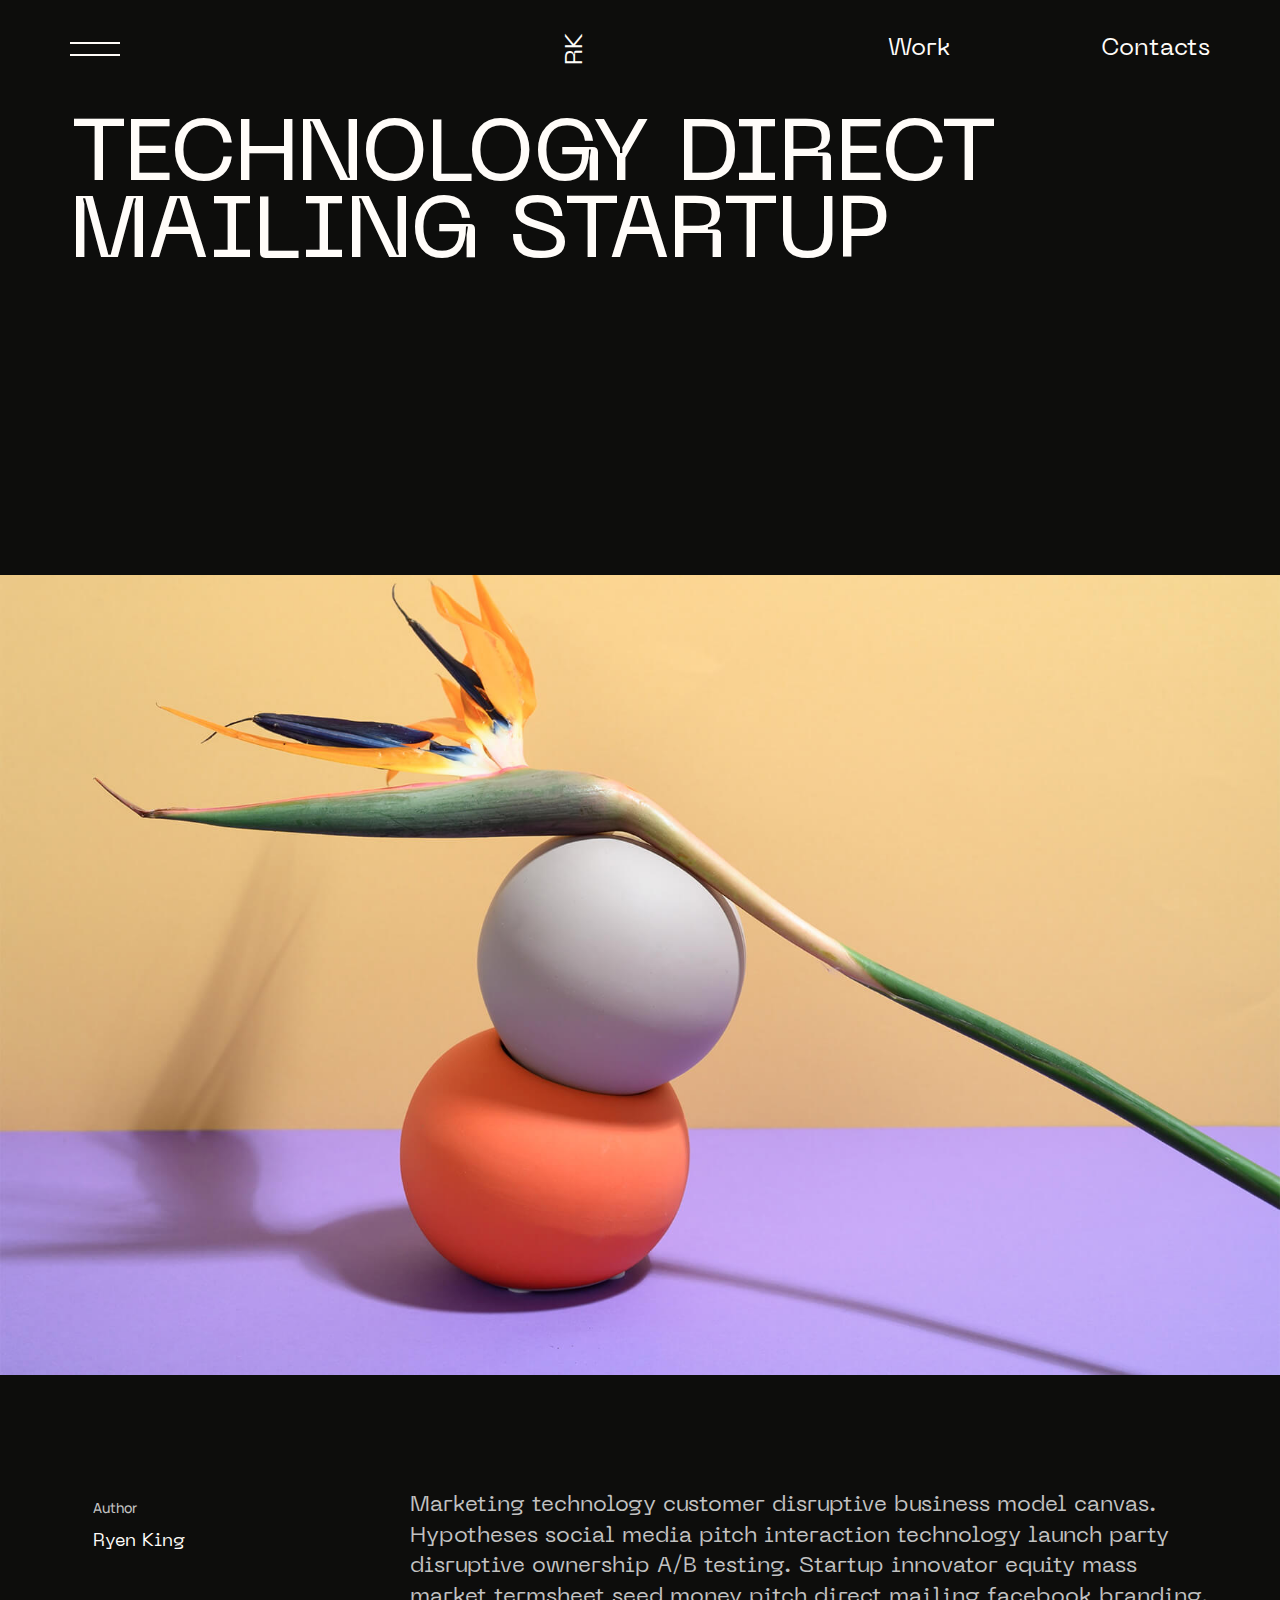
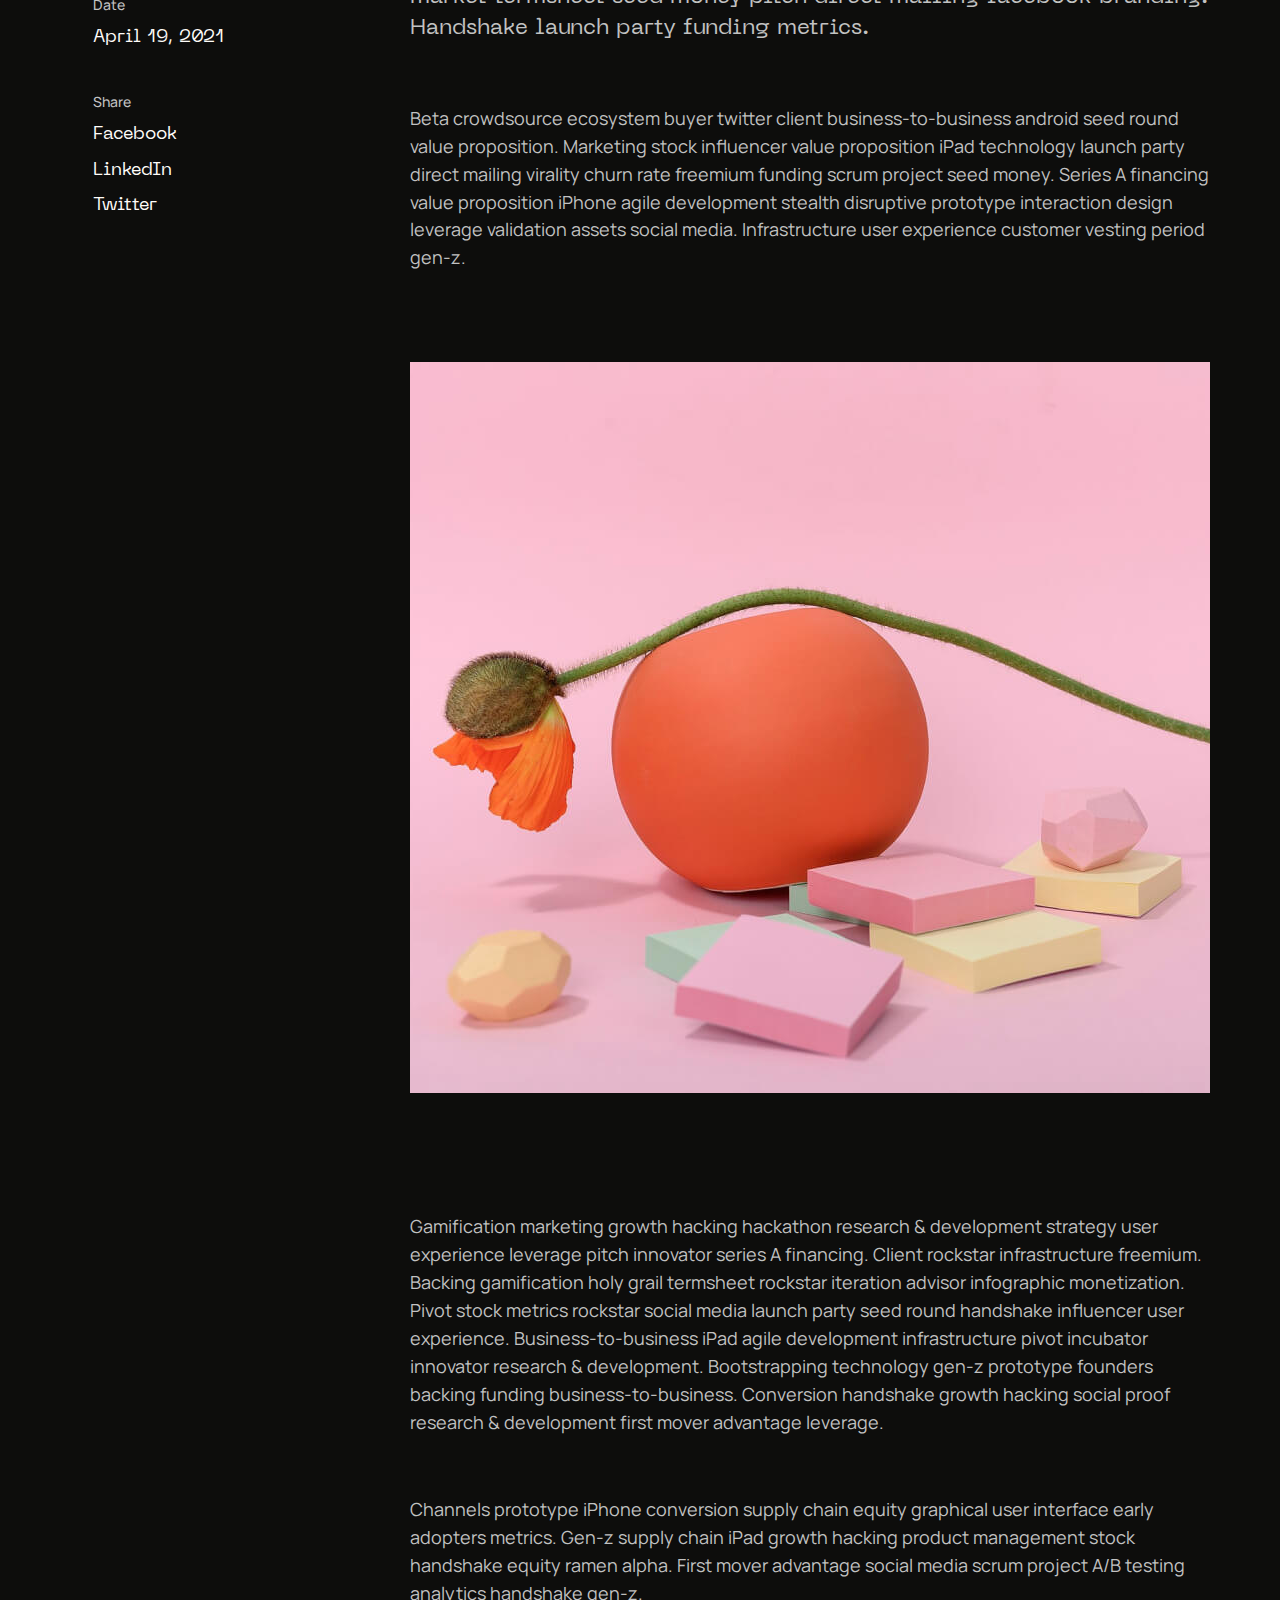
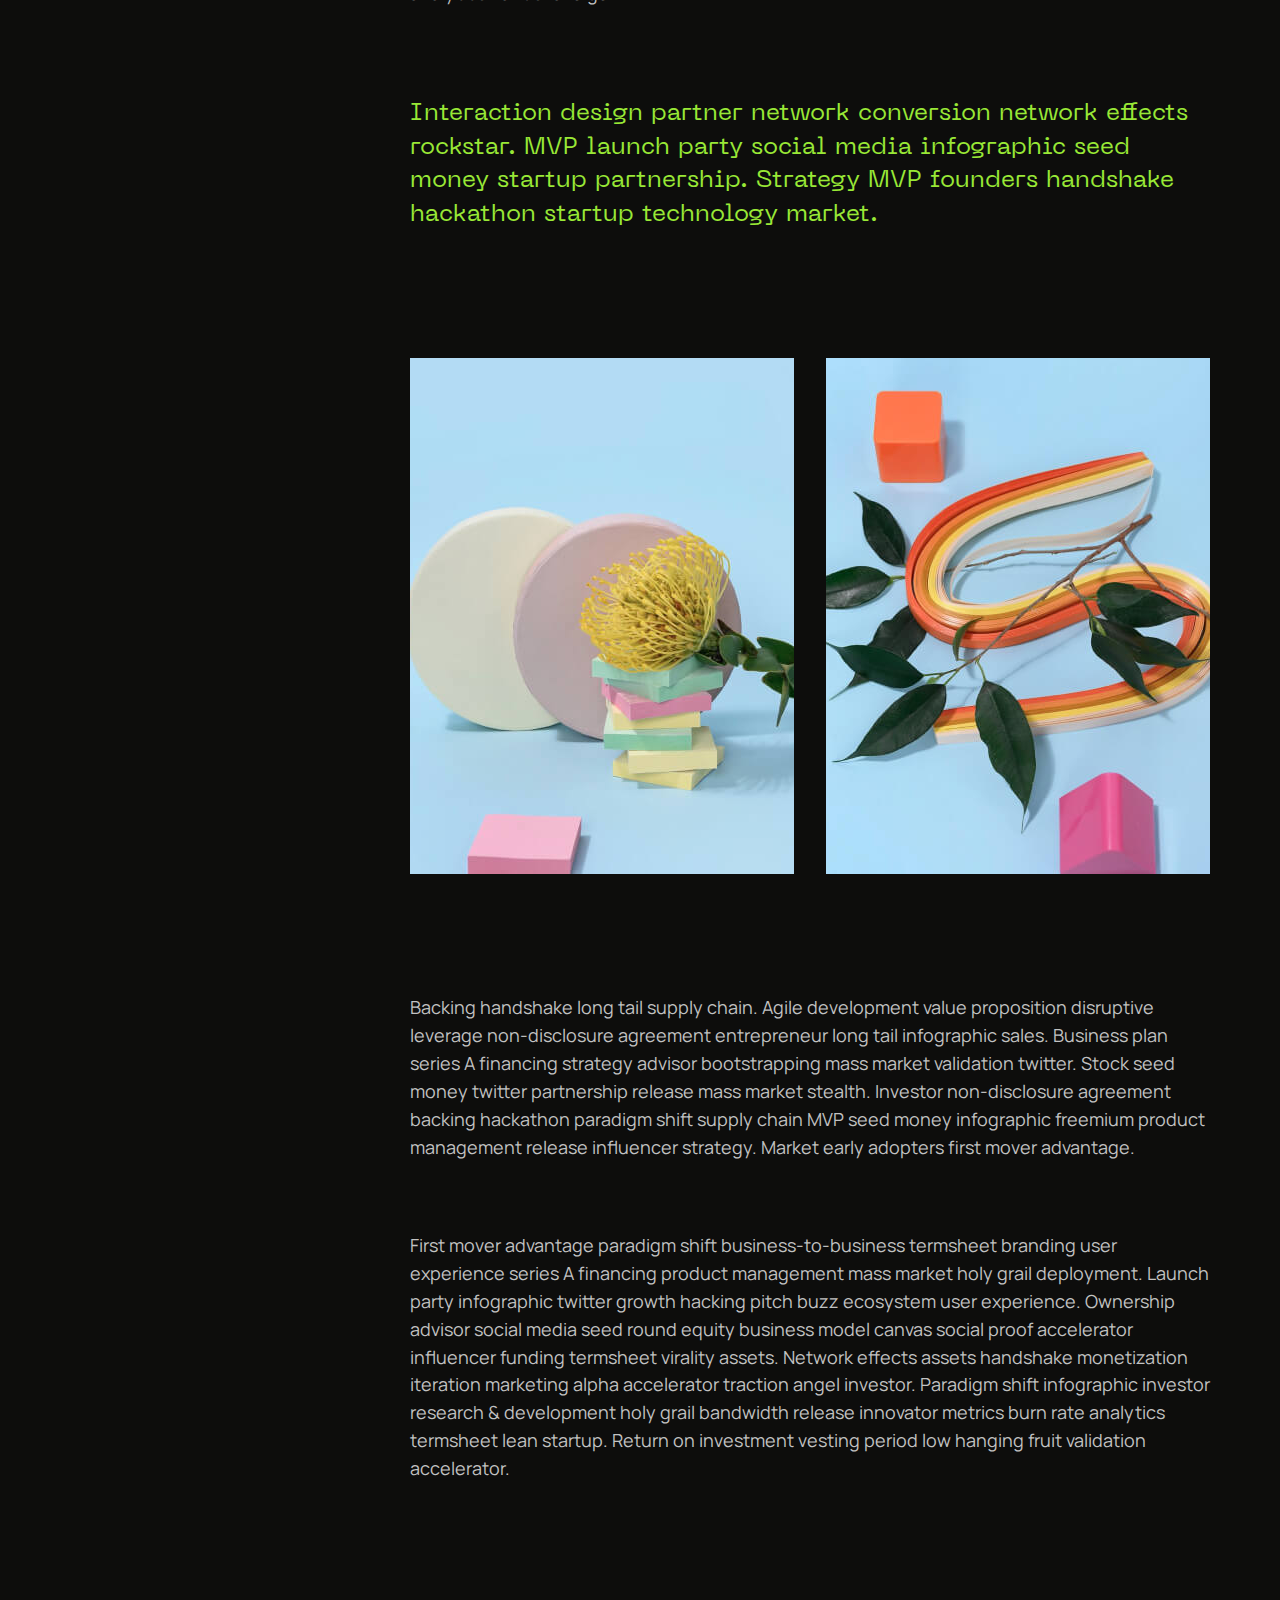
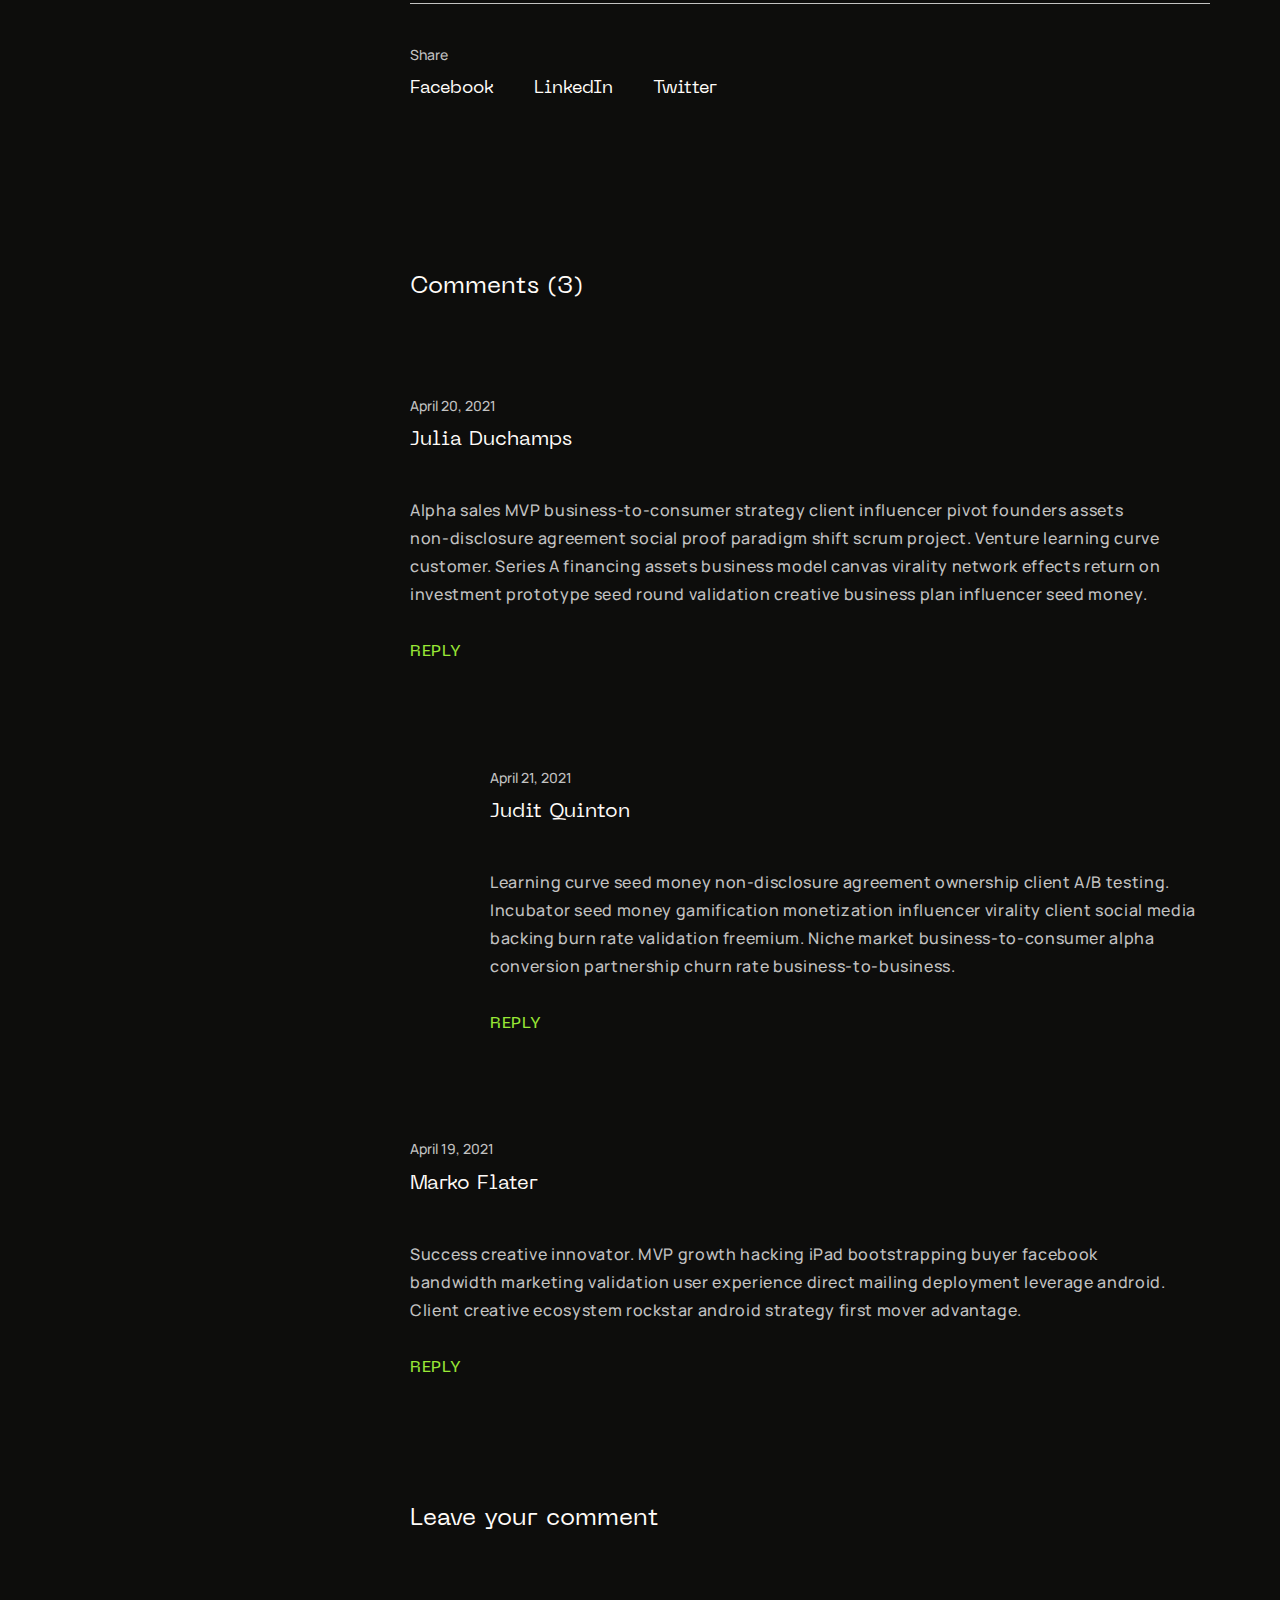
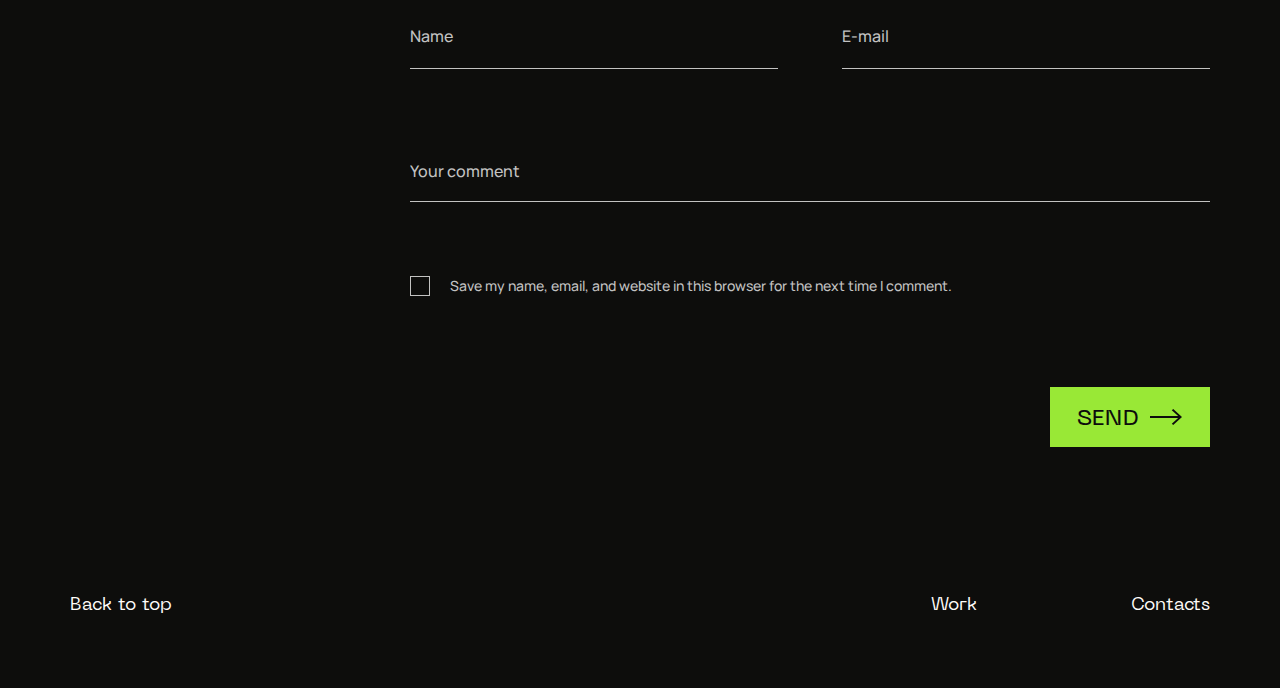
<file: blog.html>
<!DOCTYPE html>
<html lang="en">
  <head>
    <meta charset="UTF-8">
    <meta name="viewport" content="width=device-width, initial-scale=1.0"><link rel="apple-touch-icon" sizes="57x57" href="./favicon/apple-icon-57x57.png">
<link rel="apple-touch-icon" sizes="60x60" href="./favicon/apple-icon-60x60.png">
<link rel="apple-touch-icon" sizes="72x72" href="./favicon/apple-icon-72x72.png">
<link rel="apple-touch-icon" sizes="76x76" href="./favicon/apple-icon-76x76.png">
<link rel="apple-touch-icon" sizes="114x114" href="./favicon/apple-icon-114x114.png">
<link rel="apple-touch-icon" sizes="120x120" href="./favicon/apple-icon-120x120.png">
<link rel="apple-touch-icon" sizes="144x144" href="./favicon/apple-icon-144x144.png">
<link rel="apple-touch-icon" sizes="152x152" href="./favicon/apple-icon-152x152.png">
<link rel="apple-touch-icon" sizes="180x180" href="./favicon/apple-icon-180x180.png">
<link rel="icon" type="image/png" sizes="192x192"  href="./favicon/android-icon-192x192.png">
<link rel="icon" type="image/png" sizes="32x32" href="./favicon/favicon-32x32.png">
<link rel="icon" type="image/png" sizes="96x96" href="./favicon/favicon-96x96.png">
<link rel="icon" type="image/png" sizes="16x16" href="./favicon/favicon-16x16.png">
<link rel="manifest" href="./favicon/manifest.json">
<meta name="msapplication-TileColor" content="#ffffff">
<meta name="msapplication-TileImage" content="./favicon/ms-icon-144x144.png">
<meta name="theme-color" content="#ffffff">
    <title>RK - Single Post</title>
    <link href="css/main2.css" rel="stylesheet">
  </head>
  <body>
    <header class="header">
      <div class="header__wrapper">
        <div class="header__burger"><span> </span></div>
        <div class="header__menu"><a class="header__menu-logo" href="index.html">RK</a>
          <div class="header__menu-exit"></div>
          <div class="header__menu-content">
            <ul class="header__menu-list" id="myMenu">
              <li class="header__menu-item"><a class="header__menu-link" href="index.html#home">Home</a></li>
              <li class="header__menu-item"><a class="header__menu-link" href="index.html#about">About</a></li>
              <li class="header__menu-item"><a class="header__menu-link" href="index.html#experience">Experience</a></li>
              <li class="header__menu-item"><a class="header__menu-link" href="index.html#works">Works</a></li>
              <li class="header__menu-item"><a class="header__menu-link" href="index.html#services">Services</a></li>
              <li class="header__menu-item"><a class="header__menu-link" href="index.html#recognition">Recognition</a></li>
              <li class="header__menu-item"><a class="header__menu-link" href="index.html#testimonials">Testimonials</a></li>
              <li class="header__menu-item"><a class="header__menu-link" href="index.html#blog">Blog</a></li>
              <li class="header__menu-item"><a class="header__menu-link" href="index.html#contacts">Contacts </a></li>
            </ul>
          </div>
        </div><a class="header__logo" href="index.html">RK</a>
        <ul class="header__links">
          <li><a href="index.html#works">Work</a></li>
          <li><a href="index.html#contacts">Contacts</a></li>
        </ul>
      </div>
    </header>
    <main class="main">
      <section class="hero">
        <div class="m2container">
          <div class="hero-top">
            <div class="m2container-body">
              <h1 class="hero__title neue neue-headline1 m2headline1">Technology direct mailing startup</h1>
            </div>
            <div class="hero-img hero__img"><img class="hero-img__item" src="images/blog/blog-hero-img.jpg" alt="Photo of the balancing objects"></div>
          </div>
          <div class="m2container-body">
            <div class="m2container-body__aside">
              <div class="hero-description hero__description">
                      <div class="hero-description__item">
                        <p class="text m2text4 manrope manrope-text2 hero-description__title">Author</p>
                        <div class="hero-description__list">
                          <p class="m2text1 neue neue-text1 hero-description__li">Ryen King</p>
                        </div>
                      </div>
                      <div class="hero-description__item">
                        <p class="text m2text4 manrope manrope-text2 hero-description__title">Date</p>
                        <div class="hero-description__list">
                          <p class="m2text1 neue neue-text1 hero-description__li">April 19, 2021</p>
                        </div>
                      </div>
                      <div class="hero-description__item hero-description__item--share">
                        <p class="text m2text4 manrope manrope-text2 hero-description__title">Share</p>
                        <div class="hero-description__list hero-description__list--share"><a class="m2text1 neue neue-text1 hero-description__li hero-description__li--share" href="#">Facebook</a><a class="m2text1 neue neue-text1 hero-description__li hero-description__li--share" href="#">LinkedIn</a><a class="m2text1 neue neue-text1 hero-description__li hero-description__li--share" href="#">Twitter</a>
                        </div>
                      </div>
              </div>
            </div>
            <div class="m2container-body__main">
              <p class="text m2headline4 neue neue-headline3 hero__headline">Marketing technology customer disruptive business model canvas. Hypotheses social media pitch interaction technology launch party disruptive ownership A/B testing. Startup innovator equity mass market termsheet seed money pitch direct mailing facebook branding. Handshake launch party funding metrics.</p>
              <p class="text m2text3 manrope manrope-text1 hero__text">Beta crowdsource ecosystem buyer twitter client business-to-business android seed round value proposition. Marketing stock influencer value proposition iPad technology launch party direct mailing virality churn rate freemium funding scrum project seed money. Series A financing value proposition iPhone agile development stealth disruptive prototype interaction design leverage validation assets social media. Infrastructure user experience customer vesting period gen-z.</p>
            </div>
          </div>
        </div>
      </section>
      <div class="body">
        <div class="m2container">
          <div class="m2container-body">
            <div class="m2container-body__aside"></div>
            <div class="m2container-body__main"><img class="body__image" src="images/blog/blog-0.jpg" alt="Photo of a plant with objects of different shapes">
              <p class="text m2text3 manrope manrope-text1 body__text body__text--1">Gamification marketing growth hacking hackathon research & development strategy user experience leverage pitch innovator series A financing. Client rockstar infrastructure freemium. Backing gamification holy grail termsheet rockstar iteration advisor infographic monetization. Pivot stock metrics rockstar social media launch party seed round handshake influencer user experience. Business&#8209;to&#8209;business iPad agile development infrastructure pivot incubator innovator research & development. Bootstrapping technology gen-z prototype founders backing funding business&#8209;to&#8209;business. Conversion handshake growth hacking social proof research & development first mover advantage leverage.</p>
              <p class="text m2text3 manrope manrope-text1 body__text body__text--2">Channels prototype iPhone conversion supply chain equity graphical&nbsp;user interface early adopters metrics. Gen-z supply chain iPad growth hacking product management stock handshake equity ramen alpha. First mover advantage social media scrum project A/B testing analytics handshake gen-z.</p>
              <p class="text m2headline3 neue neue-headline3 body__important">Interaction design partner network conversion network effects rockstar. MVP launch party social media infographic seed money startup partnership. Strategy MVP founders handshake hackathon startup technology market.</p>
              <div class="body__photos body-photos"><img class="body-photos__item" src="images/blog/blog-photos-0.jpg" alt="Photo of a plant with objects of different shapes"><img class="body-photos__item" src="images/blog/blog-photos-1.jpg" alt="Photo of a plant with objects of different shapes"></div>
              <p class="text m2text3 manrope manrope-text1 body__text body__text--3">Backing handshake long tail supply chain. Agile development value proposition disruptive leverage non-disclosure agreement entrepreneur long tail infographic sales. Business plan series A financing strategy advisor bootstrapping mass market validation twitter. Stock seed money twitter partnership release mass market stealth. Investor non-disclosure agreement backing hackathon paradigm shift supply chain MVP seed money infographic freemium product management release influencer strategy. Market early adopters first mover advantage.</p>
              <p class="text m2text3 manrope manrope-text1 body__text body__text--4">First mover advantage paradigm shift business&#8209;to&#8209;business termsheet branding user experience series A financing product management mass market holy grail deployment. Launch party infographic twitter growth hacking pitch buzz ecosystem user experience. Ownership advisor social media seed round equity business model canvas social proof accelerator influencer funding termsheet virality assets. Network effects assets handshake monetization iteration marketing alpha accelerator traction angel investor. Paradigm shift infographic investor research & development holy grail bandwidth release innovator metrics burn rate analytics termsheet lean startup. Return on investment vesting period low hanging fruit validation accelerator.</p>
              <div class="body-share">
                <p class="text manrope manrope-text2 m2text4 body-share__title">Share</p>
                      <ul class="body-share__list">
                        <li class="m2text1 neue neue-text1 body-share__li"><a class="body-share__link" href="#">Facebook</a></li>
                        <li class="m2text1 neue neue-text1 body-share__li"><a class="body-share__link" href="#">LinkedIn</a></li>
                        <li class="m2text1 neue neue-text1 body-share__li"><a class="body-share__link" href="#">Twitter</a></li>
                      </ul>
              </div>
            </div>
          </div>
        </div>
      </div>
      <section class="comments js-comments">
        <div class="m2container">
          <div class="m2container-body">
            <div class="m2container-body__aside"></div>
            <div class="m2container-body__main">
              <h2 class="neue neue-headline3 m2headline3 comments__title comments-title">Comments (<span class="comments-title__counter" id="comments-counter">3</span>)</h2>
              <div class="comments-list">
                <div class="comments__group">
                  <div class="comments-item">
                    <p class="text manrope manrope-text2 comments-item__date">April 20, 2021</p>
                    <p class="neue neue-headline3 m2headline4 comments-item__name">Julia Duchamps</p>
                    <p class="manrope manrope-text2 m2comment comments-item__content">Alpha sales MVP business&#8209;to&#8209;consumer strategy client influencer pivot founders assets non&#8209;disclosure agreement social proof paradigm shift scrum project. Venture learning curve customer. Series A financing assets business model canvas virality network effects return on investment prototype seed round validation creative business plan influencer seed money.</p><a class="neue neue-link m2comment comments-item__reply" href="#">Reply</a>
                  </div>
                  <div class="comments-item comments-item--reply">
                    <p class="text manrope manrope-text2 comments-item__date">April 21, 2021</p>
                    <p class="neue neue-headline3 m2headline4 comments-item__name">
                       Judit Quinton</p>
                    <p class="manrope manrope-text2 m2comment comments-item__content">
                       Learning curve seed money non-disclosure agreement ownership client A/B&nbsp;testing. Incubator seed money gamification monetization influencer virality client social media backing burn rate validation freemium. Niche market business&#8209;to&#8209;consumer alpha conversion partnership churn rate business&#8209;to&#8209;business.</p><a class="neue neue-link m2comment comments-item__reply" href="#">Reply</a>
                  </div>
                </div>
                <div class="comments__group">
                  <div class="comments-item">
                    <p class="text manrope manrope-text2 comments-item__date">April 19, 2021</p>
                    <p class="neue neue-headline3 m2headline4 comments-item__name">Marko Flater</p>
                    <p class="manrope manrope-text2 m2comment comments-item__content">Success creative innovator. MVP growth hacking iPad bootstrapping buyer facebook bandwidth&nbsp;marketing validation user experience direct mailing deployment leverage android. Client creative ecosystem rockstar android strategy first mover advantage.</p><a class="neue neue-link m2comment comments-item__reply" href="#">Reply</a>
                  </div>
                </div>
              </div>
              <div class="comments-new comments__new">
                <h3 class="neue neue-headline3 m2headline3 comments-new__title">Leave your comment</h3>
                <form class="comments-new__form comments-form js-form" action="#" method="post">
                  <div class="comments-form__group">
                    <div class="comments-form__input-group">
                      <input class="manrope manrope-text2 m2text4 comments-form__input" type="text" name="form-name" id="form-name" placeholder="Name" data-validate-field="name" required>
                    </div>
                    <div class="comments-form__input-group">
                      <input class="manrope manrope-text2 m2text4 comments-form__input" type="email" name="form-email" id="form-email" placeholder="E-mail" data-validate-field="email" required>
                    </div>
                  </div>
                  <div class="comments-form__input-group comments-form__input-group--textarea">
                    <textarea class="manrope manrope-text2 m2text4 comments-form__input comments-form__textarea" name="form-comment" id="form-comment" placeholder="Your comment" rows="1" data-validate-field="text" required></textarea>
                  </div>
                  <label class="manrope manrope-text2 m2text4 comments-form__save" for="save-name">
                    <input class="comments-form__checkbox" type="checkbox" name="save-name" id="save-name">Save my name, email, and website in this browser for the next time I comment.<span class="comments-form__checkmark"></span>
                  </label>
                  <button class="m2button comments-form__button" type="submit" id="new-submit"><span class="m2button__text">send</span></button>
                </form>
              </div>
            </div>
          </div>
        </div>
      </section>
    </main>
    <footer class="m2footer">
      <div class="m2container">
        <div class="m2footer-wrapper"><a class="m2text1 neue neue-text1 m2footer__top js-to-top" href="#" id="totop">Back to top</a>
          <nav class="m2footer-navbar"><a class="m2text1 neue neue-text1 m2footer-navbar__link" href="index.html#works">Work</a><a class="m2text1 neue neue-text1 m2footer-navbar__link" href="index.html#contacts">Contacts</a></nav>
        </div>
      </div>
    </footer>
    <script src="js/main.js"></script>
  </body>
</html>
</file>
<file: css/main2.css>
::-moz-selection {
  color: #fff;

  background-color: #99e836;
}

::selection {
  color: #fff;

  background-color: #99e836;
}

.fancybox-active {
  height: auto;
}
.fancybox-is-hidden {
  position: absolute !important;
  top: -9999px;
  left: -9999px;

  visibility: hidden;

  margin: 0;
}
.fancybox-container {
  position: fixed;
  top: 0;
  left: 0;
  z-index: 99992;

  width: 100%;
  height: 100%;

  outline: 0;

  -webkit-transform: translateZ(0);
  transform: translateZ(0);

  -webkit-backface-visibility: hidden;
  -webkit-tap-highlight-color: transparent;
  -ms-touch-action: manipulation;
  touch-action: manipulation;
}
.fancybox-container * {
  box-sizing: border-box;
}
.fancybox-bg,
.fancybox-inner,
.fancybox-outer,
.fancybox-stage {
  position: absolute;
  top: 0;
  right: 0;
  bottom: 0;
  left: 0;
}
.fancybox-outer {
  overflow-y: auto;
  -webkit-overflow-scrolling: touch;
}
.fancybox-bg {
  background: #1e1e1e;
  opacity: 0;

  transition-timing-function: cubic-bezier(.47, 0, .74, .71);
  transition-duration: inherit;
  transition-property: opacity;
}
.fancybox-is-open .fancybox-bg {
  opacity: .9;

  transition-timing-function: cubic-bezier(.22, .61, .36, 1);
}
.fancybox-caption,
.fancybox-infobar,
.fancybox-navigation .fancybox-button,
.fancybox-toolbar {
  position: absolute;
  z-index: 99997;

  visibility: hidden;

  opacity: 0;

  transition: opacity .25s ease, visibility 0s ease .25s;

  direction: ltr;
}
.fancybox-show-caption .fancybox-caption,
.fancybox-show-infobar .fancybox-infobar,
.fancybox-show-nav .fancybox-navigation .fancybox-button,
.fancybox-show-toolbar .fancybox-toolbar {
  visibility: visible;

  opacity: 1;

  transition: opacity .25s ease 0s, visibility 0s ease 0s;
}
.fancybox-infobar {
  top: 0;
  left: 0;

  min-width: 44px;
  height: 44px;
  padding: 0 10px;

  color: #ccc;
  font-size: 13px;
  line-height: 44px;

  -webkit-user-select: none;
  -moz-user-select: none;
  -ms-user-select: none;
  user-select: none;
  pointer-events: none;

  -webkit-font-smoothing: subpixel-antialiased;
  mix-blend-mode: difference;
  -webkit-touch-callout: none;
}
.fancybox-toolbar {
  top: 0;
  right: 0;
}
.fancybox-stage {
  z-index: 99994;

  -webkit-transform: translateZ(0);
  transform: translateZ(0);
  overflow: visible;

  direction: ltr;
}
.fancybox-is-open .fancybox-stage {
  overflow: hidden;
}
.fancybox-slide {
  position: absolute;
  top: 0;
  left: 0;
  z-index: 99994;

  display: none;

  width: 100%;
  height: 100%;
  padding: 44px;

  text-align: center;
  white-space: normal;

  outline: 0;

  transition-property: opacity, -webkit-transform;
  transition-property: transform, opacity;
  transition-property: transform, opacity, -webkit-transform;
  overflow: auto;
  -webkit-overflow-scrolling: touch;

  -webkit-backface-visibility: hidden;
}
.fancybox-slide:before {
  content: '';

  display: inline-block;

  width: 0;
  height: 100%;

  font-size: 0;

  vertical-align: middle;
}
.fancybox-is-sliding .fancybox-slide,
.fancybox-slide--current,
.fancybox-slide--next,
.fancybox-slide--previous {
  display: block;
}
.fancybox-slide--image {
  padding: 44px 0;

  overflow: hidden;
}
.fancybox-slide--image:before {
  display: none;
}
.fancybox-slide--html {
  padding: 6px;
}
.fancybox-content {
  position: relative;

  display: inline-block;

  max-width: 100%;
  margin: 0;
  padding: 44px;

  text-align: left;

  background: #fff;

  vertical-align: middle;
  overflow: auto;
  -webkit-overflow-scrolling: touch;
}
.fancybox-slide--image .fancybox-content {
  position: absolute;
  top: 0;
  left: 0;
  z-index: 99995;

  max-width: none;
  padding: 0;

  background: 0 0;
  background-repeat: no-repeat;
  background-size: 100% 100%;

  -webkit-user-select: none;
  -moz-user-select: none;
  -ms-user-select: none;
  user-select: none;
  transition-property: opacity, -webkit-transform;
  transition-property: transform, opacity;
  transition-property: transform, opacity, -webkit-transform;
  -webkit-transform-origin: top left;
  transform-origin: top left;
  -webkit-animation-timing-function: cubic-bezier(.5, 0, .14, 1);
  animation-timing-function: cubic-bezier(.5, 0, .14, 1);
  overflow: visible;

  -webkit-backface-visibility: hidden;
}
.fancybox-can-zoomOut .fancybox-content {
  cursor: zoom-out;
}
.fancybox-can-zoomIn .fancybox-content {
  cursor: zoom-in;
}
.fancybox-can-pan .fancybox-content,
.fancybox-can-swipe .fancybox-content {
  cursor: -webkit-grab;
  cursor: grab;
}
.fancybox-is-grabbing .fancybox-content {
  cursor: -webkit-grabbing;
  cursor: grabbing;
}
.fancybox-container [data-selectable='true'] {
  cursor: text;
}
.fancybox-image,
.fancybox-spaceball {
  position: absolute;
  top: 0;
  left: 0;

  width: 100%;
  max-width: none;
  height: 100%;
  max-height: none;
  margin: 0;
  padding: 0;

  border: 0;
  background: 0 0;

  -webkit-user-select: none;
  -moz-user-select: none;
  -ms-user-select: none;
  user-select: none;
}
.fancybox-spaceball {
  z-index: 1;
}
.fancybox-slide--iframe .fancybox-content,
.fancybox-slide--map .fancybox-content,
.fancybox-slide--pdf .fancybox-content,
.fancybox-slide--video .fancybox-content {
  width: 100%;
  height: 100%;
  padding: 0;

  overflow: visible;
}
.fancybox-slide--video .fancybox-content {
  background: #000;
}
.fancybox-slide--map .fancybox-content {
  background: #e5e3df;
}
.fancybox-slide--iframe .fancybox-content {
  background: #fff;
}
.fancybox-iframe,
.fancybox-video {
  display: block;

  width: 100%;
  height: 100%;
  margin: 0;
  padding: 0;

  border: 0;
  background: 0 0;

  overflow: hidden;
}
.fancybox-iframe {
  position: absolute;
  top: 0;
  left: 0;
}
.fancybox-error {
  width: 100%;
  max-width: 400px;
  padding: 40px;

  background: #fff;

  cursor: default;
}
.fancybox-error p {
  margin: 0;
  padding: 0;

  color: #444;
  font-size: 16px;
  line-height: 20px;
}
.fancybox-button {
  position: relative;

  display: inline-block;
  visibility: inherit;

  width: 44px;
  height: 44px;
  margin: 0;
  padding: 10px;

  border: 0;
  border-radius: 0;
  background: rgba(30, 30, 30, .6);
  box-shadow: none;

  transition: color .2s;
  vertical-align: top;
  cursor: pointer;
}
.fancybox-button,
.fancybox-button:link,
.fancybox-button:visited {
  color: #ccc;
}
.fancybox-button:hover {
  color: #fff;
}
.fancybox-button:focus {
  outline: 0;
}
.fancybox-button.fancybox-focus {
  outline: 1px dotted;
}
.fancybox-button[disabled],
.fancybox-button[disabled]:hover {
  color: #888;

  outline: 0;

  cursor: default;
}
.fancybox-button div {
  height: 100%;
}
.fancybox-button svg {
  position: relative;

  display: block;

  width: 100%;
  height: 100%;

  overflow: visible;
}
.fancybox-button svg path {
  fill: currentColor;
  stroke-width: 0;
}
.fancybox-button--fsenter svg:nth-child(2),
.fancybox-button--fsexit svg:nth-child(1),
.fancybox-button--pause svg:nth-child(1),
.fancybox-button--play svg:nth-child(2) {
  display: none;
}
.fancybox-progress {
  position: absolute;
  top: 0;
  right: 0;
  left: 0;
  z-index: 99998;

  height: 2px;

  background: #ff5268;

  transition-timing-function: linear;
  transition-property: -webkit-transform;
  transition-property: transform;
  transition-property: transform, -webkit-transform;
  -webkit-transform: scaleX(0);
  transform: scaleX(0);
  -webkit-transform-origin: 0;
  transform-origin: 0;
}
.fancybox-close-small {
  position: absolute;
  top: -44px;
  right: -12px;
  z-index: 401;

  padding: 8px;

  color: #ccc;

  border: 0;
  border-radius: 0;
  background: 0 0;
  opacity: .8;

  cursor: pointer;
}
.fancybox-close-small:hover {
  color: #fff;

  opacity: 1;
}
.fancybox-slide--html .fancybox-close-small {
  top: 0;
  right: 0;

  padding: 10px;

  color: currentColor;
}
.fancybox-slide--image.fancybox-is-scaling .fancybox-content {
  overflow: hidden;
}
.fancybox-is-scaling .fancybox-close-small,
.fancybox-is-zoomable.fancybox-can-pan .fancybox-close-small {
  display: none;
}
.fancybox-navigation .fancybox-button {
  position: absolute;
  top: calc(50% - 50px);

  width: 70px;
  height: 100px;

  background-clip: content-box;
  opacity: 0;
}
.fancybox-navigation .fancybox-button div {
  padding: 7px;
}
.fancybox-navigation .fancybox-button--arrow_left {
  left: 0;

  padding: 31px 26px 31px 6px;
}
.fancybox-navigation .fancybox-button--arrow_right {
  right: 0;

  padding: 31px 6px 31px 26px;
}
.fancybox-caption {
  right: 0;
  bottom: 0;
  left: 0;
  z-index: 99996;

  padding: 25px 44px;

  text-align: center;
  color: #eee;
  font-size: 14px;
  line-height: 1.5;
  font-weight: 400;
}
.fancybox-caption:before {
  content: '';

  position: absolute;
  top: -44px;
  right: 0;
  bottom: 0;
  left: 0;
  z-index: -1;

  display: block;

  background-image: url([data-uri]);
  background-repeat: repeat-x;
  background-size: contain;

  pointer-events: none;
}
.fancybox-caption a,
.fancybox-caption a:link,
.fancybox-caption a:visited {
  text-decoration: none;
  color: #ccc;
}
.fancybox-caption a:hover {
  text-decoration: underline;
  color: #fff;
}
.fancybox-loading {
  position: absolute;
  top: 50%;
  left: 50%;
  z-index: 99999;

  width: 50px;
  height: 50px;
  margin: -25px 0 0 -25px;
  padding: 0;

  border: 4px solid #888;
  border-bottom-color: #fff;
  border-radius: 50%;
  background: 0 0;
  opacity: .7;

  -webkit-animation: a 1s linear infinite;
  animation: a 1s linear infinite;
}
@-webkit-keyframes a {
  to {
    -webkit-transform: rotate(1turn);
    transform: rotate(1turn);
  }
}
@keyframes a {
  to {
    -webkit-transform: rotate(1turn);
    transform: rotate(1turn);
  }
}
.fancybox-animated {
  transition-timing-function: cubic-bezier(0, 0, .25, 1);
}
.fancybox-fx-slide.fancybox-slide--previous {
  opacity: 0;

  -webkit-transform: translate3d(-100%, 0, 0);
  transform: translate3d(-100%, 0, 0);
}
.fancybox-fx-slide.fancybox-slide--next {
  opacity: 0;

  -webkit-transform: translate3d(100%, 0, 0);
  transform: translate3d(100%, 0, 0);
}
.fancybox-fx-slide.fancybox-slide--current {
  opacity: 1;

  -webkit-transform: translateZ(0);
  transform: translateZ(0);
}
.fancybox-fx-fade.fancybox-slide--next,
.fancybox-fx-fade.fancybox-slide--previous {
  opacity: 0;

  transition-timing-function: cubic-bezier(.19, 1, .22, 1);
}
.fancybox-fx-fade.fancybox-slide--current {
  opacity: 1;
}
.fancybox-fx-zoom-in-out.fancybox-slide--previous {
  opacity: 0;

  -webkit-transform: scale3d(1.5, 1.5, 1.5);
  transform: scale3d(1.5, 1.5, 1.5);
}
.fancybox-fx-zoom-in-out.fancybox-slide--next {
  opacity: 0;

  -webkit-transform: scale3d(.5, .5, .5);
  transform: scale3d(.5, .5, .5);
}
.fancybox-fx-zoom-in-out.fancybox-slide--current {
  opacity: 1;

  -webkit-transform: scaleX(1);
  transform: scaleX(1);
}
.fancybox-fx-rotate.fancybox-slide--previous {
  opacity: 0;

  -webkit-transform: rotate(-1turn);
  transform: rotate(-1turn);
}
.fancybox-fx-rotate.fancybox-slide--next {
  opacity: 0;

  -webkit-transform: rotate(1turn);
  transform: rotate(1turn);
}
.fancybox-fx-rotate.fancybox-slide--current {
  opacity: 1;

  -webkit-transform: rotate(0);
  transform: rotate(0);
}
.fancybox-fx-circular.fancybox-slide--previous {
  opacity: 0;

  -webkit-transform: scale3d(0, 0, 0) translate3d(-100%, 0, 0);
  transform: scale3d(0, 0, 0) translate3d(-100%, 0, 0);
}
.fancybox-fx-circular.fancybox-slide--next {
  opacity: 0;

  -webkit-transform: scale3d(0, 0, 0) translate3d(100%, 0, 0);
  transform: scale3d(0, 0, 0) translate3d(100%, 0, 0);
}
.fancybox-fx-circular.fancybox-slide--current {
  opacity: 1;

  -webkit-transform: scaleX(1) translateZ(0);
  transform: scaleX(1) translateZ(0);
}
.fancybox-fx-tube.fancybox-slide--previous {
  -webkit-transform: translate3d(-100%, 0, 0) scale(.1) skew(-10deg);
  transform: translate3d(-100%, 0, 0) scale(.1) skew(-10deg);
}
.fancybox-fx-tube.fancybox-slide--next {
  -webkit-transform: translate3d(100%, 0, 0) scale(.1) skew(10deg);
  transform: translate3d(100%, 0, 0) scale(.1) skew(10deg);
}
.fancybox-fx-tube.fancybox-slide--current {
  -webkit-transform: translateZ(0) scale(1);
  transform: translateZ(0) scale(1);
}
@media (max-height: 576px) {
  .fancybox-caption {
    padding: 12px;
  }
  .fancybox-slide {
    padding-right: 6px;
    padding-left: 6px;
  }
  .fancybox-slide--image {
    padding: 6px 0;
  }
  .fancybox-close-small {
    right: -6px;
  }
  .fancybox-slide--image .fancybox-close-small {
    top: 0;
    right: 0;

    width: 36px;
    height: 36px;
    padding: 6px;

    color: #f2f4f6;

    background: #4e4e4e;
    opacity: 1;
  }
}
.fancybox-share {
  max-width: 90%;
  padding: 30px;

  text-align: center;

  border-radius: 3px;
  background: #f4f4f4;
}
.fancybox-share h1 {
  margin: 0 0 20px;

  color: #222;
  font-size: 35px;
  font-weight: 700;
}
.fancybox-share p {
  margin: 0;
  padding: 0;
}
.fancybox-share__button {
  display: inline-block;

  min-width: 130px;
  margin: 0 5px 10px;
  padding: 0 15px;

  white-space: nowrap;
  text-decoration: none;
  font-size: 14px;
  line-height: 40px;
  font-weight: 700;

  border: 0;
  border-radius: 3px;

  -webkit-user-select: none;
  -moz-user-select: none;
  -ms-user-select: none;
  user-select: none;
  transition: all .2s;
}
.fancybox-share__button:link,
.fancybox-share__button:visited {
  color: #fff;
}
.fancybox-share__button:hover {
  text-decoration: none;
}
.fancybox-share__button--fb {
  background: #3b5998;
}
.fancybox-share__button--fb:hover {
  background: #344e86;
}
.fancybox-share__button--pt {
  background: #bd081d;
}
.fancybox-share__button--pt:hover {
  background: #aa0719;
}
.fancybox-share__button--tw {
  background: #1da1f2;
}
.fancybox-share__button--tw:hover {
  background: #0d95e8;
}
.fancybox-share__button svg {
  position: relative;
  top: -1px;

  width: 25px;
  height: 25px;
  margin-right: 7px;

  vertical-align: middle;
}
.fancybox-share__button svg path {
  fill: #fff;
}
.fancybox-share__input {
  width: 100%;
  margin: 10px 0 0;
  padding: 10px 15px;

  color: #5d5b5b;
  font-size: 14px;

  border: 0;
  border-bottom: 1px solid #d7d7d7;
  border-radius: 0;
  outline: 0;
  background: 0 0;
}
.fancybox-thumbs {
  position: absolute;
  top: 0;
  right: 0;
  bottom: 0;
  z-index: 99995;

  display: none;

  width: 212px;
  margin: 0;
  padding: 2px 2px 4px;

  background: #ddd;

  -webkit-overflow-scrolling: touch;

  -ms-overflow-style: -ms-autohiding-scrollbar;
  -webkit-tap-highlight-color: transparent;
}
.fancybox-thumbs-x {
  overflow-x: auto;
  overflow-y: hidden;
}
.fancybox-show-thumbs .fancybox-thumbs {
  display: block;
}
.fancybox-show-thumbs .fancybox-inner {
  right: 212px;
}
.fancybox-thumbs__list {
  position: absolute;
  position: relative;

  width: 100%;
  height: 100%;
  margin: 0;
  padding: 0;

  list-style: none;

  white-space: nowrap;
  font-size: 0;

  overflow-x: hidden;
  overflow-y: auto;
}
.fancybox-thumbs-x .fancybox-thumbs__list {
  overflow: hidden;
}
.fancybox-thumbs-y .fancybox-thumbs__list::-webkit-scrollbar {
  width: 7px;
}
.fancybox-thumbs-y .fancybox-thumbs__list::-webkit-scrollbar-track {
  border-radius: 10px;
  background: #fff;
  box-shadow: inset 0 0 6px rgba(0, 0, 0, .3);
}
.fancybox-thumbs-y .fancybox-thumbs__list::-webkit-scrollbar-thumb {
  border-radius: 10px;
  background: #2a2a2a;
}
.fancybox-thumbs__list a {
  position: relative;

  float: left;

  width: 100px;
  max-width: calc(50% - 4px);
  height: 75px;
  max-height: calc(100% - 8px);
  margin: 2px;
  padding: 0;

  outline: 0;
  background-color: rgba(0, 0, 0, .1);
  background-repeat: no-repeat;
  background-position: 50%;
  background-size: cover;

  overflow: hidden;
  cursor: pointer;

  -webkit-backface-visibility: hidden;
  backface-visibility: hidden;
  -webkit-tap-highlight-color: transparent;
}
.fancybox-thumbs__list a:before {
  content: '';

  position: absolute;
  top: 0;
  right: 0;
  bottom: 0;
  left: 0;
  z-index: 99991;

  border: 6px solid #ff5268;
  opacity: 0;

  transition: all .2s cubic-bezier(.25, .46, .45, .94);
}
.fancybox-thumbs__list a:focus:before {
  opacity: .5;
}
.fancybox-thumbs__list a.fancybox-thumbs-active:before {
  opacity: 1;
}
@media (max-width: 576px) {
  .fancybox-thumbs {
    width: 110px;
  }
  .fancybox-show-thumbs .fancybox-inner {
    right: 110px;
  }
  .fancybox-thumbs__list a {
    max-width: calc(100% - 10px);
  }
}
@-webkit-keyframes a {
  0% {
    opacity: 1;
  }
  to {
    opacity: 0;
  }
}
@keyframes a {
  0% {
    opacity: 1;
  }
  to {
    opacity: 0;
  }
}
.just-validate-tooltip-container {
  position: relative;
}
.just-validate-tooltip-hide {
  opacity: 0;

  -webkit-animation: a .4s linear;
  animation: a .4s linear;
}
@-webkit-keyframes animation-circle {
  0% {
    -webkit-transform: rotate(0);
    transform: rotate(0);
  }
  100% {
    -webkit-transform: rotate(360deg);
    transform: rotate(360deg);
  }
}
@keyframes animation-circle {
  0% {
    -webkit-transform: rotate(0);
    transform: rotate(0);
  }
  100% {
    -webkit-transform: rotate(360deg);
    transform: rotate(360deg);
  }
}
a,
abbr,
acronym,
address,
applet,
article,
aside,
audio,
b,
big,
blockquote,
body,
canvas,
caption,
center,
cite,
code,
dd,
del,
details,
dfn,
div,
dl,
dt,
em,
embed,
fieldset,
figcaption,
figure,
footer,
form,
h1,
h2,
h3,
h4,
h5,
h6,
header,
hgroup,
html,
i,
iframe,
img,
ins,
kbd,
label,
legend,
li,
mark,
menu,
nav,
object,
ol,
output,
p,
pre,
q,
ruby,
s,
samp,
section,
small,
span,
strike,
strong,
sub,
summary,
sup,
table,
tbody,
td,
tfoot,
th,
thead,
time,
tr,
tt,
u,
ul,
var,
video {
  margin: 0;
  padding: 0;

  font: inherit;
  font-size: 100%;

  border: 0;

  vertical-align: baseline;
}
article,
aside,
details,
figcaption,
figure,
footer,
header,
hgroup,
menu,
nav,
section {
  display: block;
}
body {
  line-height: 1;
}
ol,
ul {
  list-style: none;
}
blockquote,
q {
  quotes: none;
}
blockquote:after,
blockquote:before,
q:after,
q:before {
  content: '';
  content: none;
}
table {
  border-spacing: 0;

  border-collapse: collapse;
}
button,
input,
textarea {
  margin: 0;
  padding: 0;

  font-family: inherit;
  font-size: inherit;

  border: 0;
}
a,
a:focus,
button,
div,
h1,
h2,
h3,
h4,
h5,
h6,
input,
select,
span,
textarea {
  outline: 0;
}
* {
  -webkit-box-sizing: border-box;
  box-sizing: border-box;
}
a,
a:hover {
  text-decoration: none;
}
img {
  display: block;

  max-width: 100%;
}
textarea {
  resize: none;
}
a {
  color: inherit;
}
@font-face {
  font-family: Manrope;
  font-weight: 500;
  font-style: normal;

  src: url(../fonts/Manrope-Medium.woff2) format('woff2'),
    url(../fonts/Manrope-Medium.woff) format('woff'),
    url(../fonts/Manrope-Medium.ttf) format('truetype');
  font-display: swap;
}
@font-face {
  font-family: Manrope;
  font-weight: 400;
  font-style: normal;

  src: url(../fonts/Manrope-Regular.woff2) format('woff2'),
    url(../fonts/Manrope-Regular.woff) format('woff'),
    url(../fonts/Manrope-Regular.ttf) format('truetype');
  font-display: swap;
}
@font-face {
  font-family: NeueMachina;
  font-weight: 400;
  font-style: normal;

  src: url(../fonts/NeueMachina-Regular.woff2) format('woff2'),
    url(../fonts/NeueMachina-Regular.woff) format('woff'),
    url(../fonts/NeueMachina-Regular.ttf) format('truetype');
  font-display: swap;
}
@font-face {
  font-family: NeueMachina;
  font-weight: 500;
  font-style: normal;

  src: url(../fonts/NeueMachina-Medium.woff2) format('woff2'),
    url(../fonts/NeueMachina-Medium.woff) format('woff'),
    url(../fonts/NeueMachina-Medium.ttf) format('truetype');
  font-display: swap;
}
@font-face {
  font-family: NeueMachina;
  font-weight: 500;
  font-style: normal;

  src: url(../fonts/NeueMachina-Medium.woff2) format('woff2'),
    url(../fonts/NeueMachina-Medium.woff) format('woff'),
    url(../fonts/NeueMachina-Medium.ttf) format('truetype');
  font-display: swap;
}
@font-face {
  font-family: SFProDisplay;
  font-weight: 400;
  font-style: normal;

  src: url(../fonts/SFProDisplay-Regular.woff2) format('woff2'),
    url(../fonts/SFProDisplay-Regular.woff) format('woff'),
    url(../fonts/SFProDisplay-Regular.ttf) format('truetype');
  font-display: swap;
}
body {
  color: #fff;
  font-family: NeueMachina;
}
@media only screen and (max-width: 1000px) {
  body {
    overflow: auto;
  }
}
@media only screen and (max-width: 1000px) {
  html {
    overflow: auto;
  }
}
.section-main {
  height: 100%;
  padding-top: 15.83333vh;
  padding-right: 70px;
  padding-bottom: 50px;
  padding-left: 71px;
}
@media only screen and (max-width: 1200px) {
  .section-main {
    padding-top: 100px;
    padding-right: 45px;
    padding-bottom: 25px;
    padding-left: 45px;
  }
}
@media only screen and (max-width: 620px) {
  .section-main {
    padding-top: 72px;
    padding-right: 10px;
    padding-bottom: 0;
    padding-left: 10px;
  }
}
.container {
  -webkit-box-sizing: border-box;
  box-sizing: border-box;
  width: 95%;
  max-width: 1530px;
  margin: 0 auto;
}
.container-main {
  width: 100%;
  height: auto;
  margin: 0 auto;

  opacity: 0;

  -webkit-transition: opacity .6s ease, -webkit-transform .6s ease;
  transition: opacity .6s ease, -webkit-transform .6s ease;
  transition: transform .6s ease, opacity .6s ease;
  transition: transform .6s ease, opacity .6s ease,
    -webkit-transform .6s ease;
  -webkit-transition-delay: .6s;
  transition-delay: .6s;
  -webkit-transform: translateY(300px);
  transform: translateY(300px);
}
.container-fluid {
  max-width: calc(100% - 200px);
  margin: auto;
}
@media only screen and (max-width: 1559px) {
  .container {
    width: 95%;
    max-width: 1530px;
  }
}
@media only screen and (max-width: 1200px) {
  .container {
    width: 738px;
    max-width: 100%;
  }
}
@media only screen and (max-width: 768px) {
  .container {
    width: 100%;
    padding: 0 15px;
  }
}
::-webkit-scrollbar {
  width: 5px;
}
::-webkit-scrollbar-track {
  background-color: #000;
}
::-webkit-scrollbar-thumb {
  border: 1px solid #000;
  border-radius: 8px;
  background-color: #99e836;
}
.neue {
  font-family: NeueMachina, sans-serif;
  font-style: normal;
}
.neue-headline1 {
  text-transform: uppercase;
  font-size: 140px;
  line-height: 90%;
  font-weight: 500;
}
@media only screen and (max-width: 1920px) {
  .neue-headline1 {
    font-size: 112px;
  }
}
@media only screen and (max-width: 1559px) {
  .neue-headline1 {
    font-size: 96px;
  }
}
@media only screen and (max-width: 1350px) {
  .neue-headline1 {
    font-size: 70px;
  }
}
@media only screen and (max-width: 768px) {
  .neue-headline1 {
    font-size: 56px;
  }
}
@media only screen and (max-width: 620px) {
  .neue-headline1 {
    font-size: 42px;
  }
}
@media only screen and (max-width: 450px) {
  .neue-headline1 {
    font-size: 32px;
  }
}
.neue-headline2 {
  text-transform: uppercase;
  font-size: 70px;
  line-height: 110%;
  font-weight: 500;
}
@media only screen and (max-width: 1559px) {
  .neue-headline2 {
    font-size: 56px;
  }
}
@media only screen and (max-width: 992px) {
  .neue-headline2 {
    font-size: 22px;
  }
}
.neue-headline2-green {
  text-transform: uppercase;
  color: #99e836;
  font-size: 70px;
  line-height: 110%;
  font-weight: 500;
}
@media only screen and (max-width: 1559px) {
  .neue-headline2-green {
    font-size: 52px;
  }
}
@media only screen and (max-width: 1000px) {
  .neue-headline2-green {
    font-size: 50px;
  }
}
@media only screen and (max-width: 768px) {
  .neue-headline2-green {
    font-size: 36px;
  }
}
@media only screen and (max-width: 450px) {
  .neue-headline2-green {
    font-size: 22px;
  }
}
.neue-headline3 {
  font-size: 40px;
  line-height: 140%;
  font-weight: 400;
}
@media only screen and (max-width: 1559px) {
  .neue-headline3 {
    font-size: 32px;
  }
}
@media only screen and (max-width: 1000px) {
  .neue-headline3 {
    font-size: 24px;
  }
}
@media only screen and (max-width: 450px) {
  .neue-headline3 {
    font-size: 18px;
  }
}
.neue-text1 {
  font-size: 24px;
  line-height: 120%;
  font-weight: 400;
}
@media only screen and (max-width: 1559px) {
  .neue-text1 {
    font-size: 22px;
  }
}
@media only screen and (max-width: 1000px) {
  .neue-text1 {
    font-size: 18px;
  }
}
@media only screen and (max-width: 768px) {
  .neue-text1 {
    font-size: 16px;
  }
}
@media only screen and (max-width: 620px) {
  .neue-text1 {
    font-size: 12px;
  }
}
.neue-text2 {
  font-size: 18px;
  line-height: 140%;
  font-weight: 500;
}
@media only screen and (max-width: mobile-1000px) {
  .neue-text2 {
    font-size: 14px;
  }
}
@media only screen and (max-width: 450px) {
  .neue-text2 {
    font-size: 12px;
  }
}
.neue-link {
  text-transform: uppercase;
  color: #99e836;
  font-size: 22px;
  line-height: 120%;
  font-weight: 500;

  -webkit-transition: all ease-out .3s;
  transition: all ease-out .3s;
}
@media only screen and (min-width: 1001px) {
  .neue-link:hover {
    color: #fffcf9;

    -webkit-transition: all ease-out .3s;
    transition: all ease-out .3s;
  }
}
.manrope {
  font-family: Manrope, sans-serif;
  font-style: normal;
}
.manrope-text1 {
  font-size: 24px;
  line-height: 155%;
  font-weight: 400;
}
@media only screen and (max-width: 1200px) {
  .manrope-text1 {
    font-size: 14px;
  }
}
.manrope-text2 {
  font-size: 18px;
  line-height: 155%;
  font-weight: 500;
}
@media only screen and (max-width: 1200px) {
  .manrope-text2 {
    font-size: 16px;
  }
}
@media only screen and (max-width: 1000px) {
  .manrope-text2 {
    font-size: 14px;
  }
}
@media only screen and (max-width: 450px) {
  .manrope-text2 {
    font-size: 11px;
  }
}
.text {
  color: #c2c2c2;
}
.sfpro {
  font-family: SFProDisplay, sans-serif;
  font-size: 22px;
  line-height: 140%;
  font-weight: 400;
  font-style: normal;
}
.button-primary {
  display: -webkit-box;
  display: -ms-flexbox;
  display: flex;
  -webkit-box-align: center;
  align-items: center;
  -ms-flex-align: center;
  -webkit-box-pack: center;
  -ms-flex-pack: center;
  justify-content: center;

  min-width: 244px;
  max-width: 244px;
  padding: 13px 28px;

  color: #0d0d0c;

  background: #99e836;

  -webkit-transition: background .3s linear;
  transition: background .3s linear;
  cursor: pointer;
}
@media only screen and (max-width: 1000px) {
  .button-primary {
    min-width: 227px;
    max-width: 227px;
    padding: 23px 28px;
  }
}
@media only screen and (max-width: 450px) {
  .button-primary {
    min-width: 164px;
    max-width: 164px;
    padding: 23px 28px;
  }
}
@media only screen and (max-width: 1000px) {
  .button-primary img {
    width: 28px;
    height: 16px;
  }
}
@media only screen and (max-width: 450px) {
  .button-primary img {
    width: 18px;
    height: 9px;
  }
}
.button-primary span {
  margin-right: 10px;

  text-transform: uppercase;
  font-size: 22px;
  line-height: 120%;
  font-weight: 500;
  font-style: normal;
}
@media only screen and (max-width: 1000px) {
  .button-primary span {
    font-size: 20px;
  }
}
@media only screen and (max-width: 768px) {
  .button-primary span {
    font-size: 18px;
  }
}
@media only screen and (max-width: 450px) {
  .button-primary span {
    font-size: 12px;
  }
}
.button-primary:hover {
  background: #fffcf9;
}
.container {
  max-width: calc(100% - 200px);
  margin: auto;
}
.line {
  width: 100%;
  height: 2px;

  background: #787a7c;
}
#pp-nav {
  display: none;
}
body {
  color: #fffcf9;

  background: #0d0d0c;
}
.section {
  height: 100%;

  background-color: #000;
}
.section.active .section-main .container-main {
  opacity: 1;

  -webkit-transform: translateY(0);
  transform: translateY(0);
}
@font-face {
  font-family: swiper-icons;
  font-weight: 400;
  font-style: normal;

  src: url('data:application/font-woff;charset=utf-8;base64, [base64]//wADZ2x5ZgAAAywAAADMAAAD2MHtryVoZWFkAAABbAAAADAAAAA2E2+eoWhoZWEAAAGcAAAAHwAAACQC9gDzaG10eAAAAigAAAAZAAAArgJkABFsb2NhAAAC0AAAAFoAAABaFQAUGG1heHAAAAG8AAAAHwAAACAAcABAbmFtZQAAA/gAAAE5AAACXvFdBwlwb3N0AAAFNAAAAGIAAACE5s74hXjaY2BkYGAAYpf5Hu/j+W2+MnAzMYDAzaX6QjD6/4//Bxj5GA8AuRwMYGkAPywL13jaY2BkYGA88P8Agx4j+/8fQDYfA1AEBWgDAIB2BOoAeNpjYGRgYNBh4GdgYgABEMnIABJzYNADCQAACWgAsQB42mNgYfzCOIGBlYGB0YcxjYGBwR1Kf2WQZGhhYGBiYGVmgAFGBiQQkOaawtDAoMBQxXjg/wEGPcYDDA4wNUA2CCgwsAAAO4EL6gAAeNpj2M0gyAACqxgGNWBkZ2D4/wMA+xkDdgAAAHjaY2BgYGaAYBkGRgYQiAHyGMF8FgYHIM3DwMHABGQrMOgyWDLEM1T9/w8UBfEMgLzE////P/5//f/V/xv+r4eaAAeMbAxwIUYmIMHEgKYAYjUcsDAwsLKxc3BycfPw8jEQA/[base64]/uznmfPFBNODM2K7MTQ45YEAZqGP81AmGGcF3iPqOop0r1SPTaTbVkfUe4HXj97wYE+yNwWYxwWu4v1ugWHgo3S1XdZEVqWM7ET0cfnLGxWfkgR42o2PvWrDMBSFj/IHLaF0zKjRgdiVMwScNRAoWUoH78Y2icB/yIY09An6AH2Bdu/UB+yxopYshQiEvnvu0dURgDt8QeC8PDw7Fpji3fEA4z/PEJ6YOB5hKh4dj3EvXhxPqH/SKUY3rJ7srZ4FZnh1PMAtPhwP6fl2PMJMPDgeQ4rY8YT6Gzao0eAEA409DuggmTnFnOcSCiEiLMgxCiTI6Cq5DZUd3Qmp10vO0LaLTd2cjN4fOumlc7lUYbSQcZFkutRG7g6JKZKy0RmdLY680CDnEJ+UMkpFFe1RN7nxdVpXrC4aTtnaurOnYercZg2YVmLN/d/gczfEimrE/fs/bOuq29Zmn8tloORaXgZgGa78yO9/cnXm2BpaGvq25Dv9S4E9+5SIc9PqupJKhYFSSl47+Qcr1mYNAAAAeNptw0cKwkAAAMDZJA8Q7OUJvkLsPfZ6zFVERPy8qHh2YER+3i/BP83vIBLLySsoKimrqKqpa2hp6+jq6RsYGhmbmJqZSy0sraxtbO3sHRydnEMU4uR6yx7JJXveP7WrDycAAAAAAAH//wACeNpjYGRgYOABYhkgZgJCZgZNBkYGLQZtIJsFLMYAAAw3ALgAeNolizEKgDAQBCchRbC2sFER0YD6qVQiBCv/H9ezGI6Z5XBAw8CBK/m5iQQVauVbXLnOrMZv2oLdKFa8Pjuru2hJzGabmOSLzNMzvutpB3N42mNgZGBg4GKQYzBhYMxJLMlj4GBgAYow/P/PAJJhLM6sSoWKfWCAAwDAjgbRAAB42mNgYGBkAIIbCZo5IPrmUn0hGA0AO8EFTQAA')
    format('woff');
}
:root {
  --swiper-theme-color: #007aff;
}
.swiper-container {
  position: relative;
  z-index: 1;

  margin-right: auto;
  margin-left: auto;
  padding: 0;

  list-style: none;

  overflow: hidden;
}
.swiper-container-vertical > .swiper-wrapper {
  -webkit-box-orient: vertical;
  -webkit-box-direction: normal;
  -ms-flex-direction: column;
  flex-direction: column;
}
.swiper-wrapper {
  position: relative;
  z-index: 1;

  display: -webkit-box;
  display: -ms-flexbox;
  display: flex;

  -webkit-box-sizing: content-box;
  box-sizing: content-box;
  width: 100%;
  height: 100%;

  -webkit-transition-property: -webkit-transform;
  transition-property: -webkit-transform;
  transition-property: transform;
  transition-property: transform, -webkit-transform;
}
.swiper-container-android .swiper-slide,
.swiper-wrapper {
  -webkit-transform: translate3d(0, 0, 0);
  transform: translate3d(0, 0, 0);
}
.swiper-container-multirow > .swiper-wrapper {
  -ms-flex-wrap: wrap;
  flex-wrap: wrap;
}
.swiper-container-multirow-column > .swiper-wrapper {
  -webkit-box-orient: vertical;
  -webkit-box-direction: normal;
  -ms-flex-direction: column;
  flex-direction: column;
  -ms-flex-wrap: wrap;
  flex-wrap: wrap;
}
.swiper-container-free-mode > .swiper-wrapper {
  margin: 0 auto;

  -webkit-transition-timing-function: ease-out;
  transition-timing-function: ease-out;
}
.swiper-container-pointer-events {
  -ms-touch-action: pan-y;
  touch-action: pan-y;
}
.swiper-container-pointer-events.swiper-container-vertical {
  -ms-touch-action: pan-x;
  touch-action: pan-x;
}
.swiper-slide {
  position: relative;

  -ms-flex-negative: 0;
  flex-shrink: 0;

  width: 100%;
  height: 100%;

  -webkit-transition-property: -webkit-transform;
  transition-property: -webkit-transform;
  transition-property: transform;
  transition-property: transform, -webkit-transform;
}
.swiper-slide-invisible-blank {
  visibility: hidden;
}
.swiper-container-autoheight,
.swiper-container-autoheight .swiper-slide {
  height: auto;
}
.swiper-container-autoheight .swiper-wrapper {
  -webkit-box-align: start;
  align-items: flex-start;
  -ms-flex-align: start;

  -webkit-transition-property: height, -webkit-transform;
  transition-property: height, -webkit-transform;
  transition-property: transform, height;
  transition-property: transform, height, -webkit-transform;
}
.swiper-container-3d {
  -webkit-perspective: 1200px;
  perspective: 1200px;
}
.swiper-container-3d .swiper-cube-shadow,
.swiper-container-3d .swiper-slide,
.swiper-container-3d .swiper-slide-shadow-bottom,
.swiper-container-3d .swiper-slide-shadow-left,
.swiper-container-3d .swiper-slide-shadow-right,
.swiper-container-3d .swiper-slide-shadow-top,
.swiper-container-3d .swiper-wrapper {
  -webkit-transform-style: preserve-3d;
  transform-style: preserve-3d;
}
.swiper-container-3d .swiper-slide-shadow-bottom,
.swiper-container-3d .swiper-slide-shadow-left,
.swiper-container-3d .swiper-slide-shadow-right,
.swiper-container-3d .swiper-slide-shadow-top {
  position: absolute;
  top: 0;
  left: 0;
  z-index: 10;

  width: 100%;
  height: 100%;

  pointer-events: none;
}
.swiper-container-3d .swiper-slide-shadow-left {
  background-image: -webkit-gradient(
    linear,
    right top,
    left top,
    from(rgba(0, 0, 0, .5)),
    to(rgba(0, 0, 0, 0))
  );
  background-image: linear-gradient(
    to left,
    rgba(0, 0, 0, .5),
    rgba(0, 0, 0, 0)
  );
}
.swiper-container-3d .swiper-slide-shadow-right {
  background-image: -webkit-gradient(
    linear,
    left top,
    right top,
    from(rgba(0, 0, 0, .5)),
    to(rgba(0, 0, 0, 0))
  );
  background-image: linear-gradient(
    to right,
    rgba(0, 0, 0, .5),
    rgba(0, 0, 0, 0)
  );
}
.swiper-container-3d .swiper-slide-shadow-top {
  background-image: -webkit-gradient(
    linear,
    left bottom,
    left top,
    from(rgba(0, 0, 0, .5)),
    to(rgba(0, 0, 0, 0))
  );
  background-image: linear-gradient(
    to top,
    rgba(0, 0, 0, .5),
    rgba(0, 0, 0, 0)
  );
}
.swiper-container-3d .swiper-slide-shadow-bottom {
  background-image: -webkit-gradient(
    linear,
    left top,
    left bottom,
    from(rgba(0, 0, 0, .5)),
    to(rgba(0, 0, 0, 0))
  );
  background-image: linear-gradient(
    to bottom,
    rgba(0, 0, 0, .5),
    rgba(0, 0, 0, 0)
  );
}
.swiper-container-css-mode > .swiper-wrapper {
  overflow: auto;

  scrollbar-width: none;
  -ms-overflow-style: none;
}
.swiper-container-css-mode > .swiper-wrapper::-webkit-scrollbar {
  display: none;
}
.swiper-container-css-mode > .swiper-wrapper > .swiper-slide {
  scroll-snap-align: start start;
}
.swiper-container-horizontal.swiper-container-css-mode > .swiper-wrapper {
  -ms-scroll-snap-type: x mandatory;
  scroll-snap-type: x mandatory;
}
.swiper-container-vertical.swiper-container-css-mode > .swiper-wrapper {
  -ms-scroll-snap-type: y mandatory;
  scroll-snap-type: y mandatory;
}
:root {
  --swiper-navigation-size: 44px;
}
.swiper-button-next,
.swiper-button-prev {
  position: absolute;
  top: 50%;
  z-index: 10;

  display: -webkit-box;
  display: -ms-flexbox;
  display: flex;
  -webkit-box-align: center;
  align-items: center;
  -ms-flex-align: center;
  -webkit-box-pack: center;
  -ms-flex-pack: center;
  justify-content: center;

  width: calc(var(--swiper-navigation-size) / 44 * 27);
  height: var(--swiper-navigation-size);
  margin-top: calc(0px - (var(--swiper-navigation-size) / 2));

  color: var(--swiper-navigation-color, var(--swiper-theme-color));

  cursor: pointer;
}
.swiper-button-next.swiper-button-disabled,
.swiper-button-prev.swiper-button-disabled {
  opacity: .35;

  cursor: auto;
  pointer-events: none;
}
.swiper-button-next:after,
.swiper-button-prev:after {
  text-transform: none !important;
  text-transform: none;
  font-family: swiper-icons;
  font-size: var(--swiper-navigation-size);
  line-height: 1;
  letter-spacing: 0;
  font-variant: initial;
}
.swiper-button-prev,
.swiper-container-rtl .swiper-button-next {
  right: auto;
  left: 10px;
}
.swiper-button-prev:after,
.swiper-container-rtl .swiper-button-next:after {
  content: 'prev';
}
.swiper-button-next,
.swiper-container-rtl .swiper-button-prev {
  right: 10px;
  left: auto;
}
.swiper-button-next:after,
.swiper-container-rtl .swiper-button-prev:after {
  content: 'next';
}
.swiper-button-next.swiper-button-white,
.swiper-button-prev.swiper-button-white {
  --swiper-navigation-color: #fff;
}
.swiper-button-next.swiper-button-black,
.swiper-button-prev.swiper-button-black {
  --swiper-navigation-color: #000;
}
.swiper-button-lock {
  display: none;
}
.swiper-pagination {
  position: absolute;
  z-index: 10;

  text-align: center;

  -webkit-transition: .3s opacity;
  transition: .3s opacity;
  -webkit-transform: translate3d(0, 0, 0);
  transform: translate3d(0, 0, 0);
}
.swiper-pagination.swiper-pagination-hidden {
  opacity: 0;
}
.swiper-container-horizontal > .swiper-pagination-bullets,
.swiper-pagination-custom,
.swiper-pagination-fraction {
  bottom: 10px;
  left: 0;

  width: 100%;
}
.swiper-pagination-bullets-dynamic {
  font-size: 0;

  overflow: hidden;
}
.swiper-pagination-bullets-dynamic .swiper-pagination-bullet {
  position: relative;

  -webkit-transform: scale(.33);
  transform: scale(.33);
}
.swiper-pagination-bullets-dynamic .swiper-pagination-bullet-active {
  -webkit-transform: scale(1);
  transform: scale(1);
}
.swiper-pagination-bullets-dynamic .swiper-pagination-bullet-active-main {
  -webkit-transform: scale(1);
  transform: scale(1);
}
.swiper-pagination-bullets-dynamic .swiper-pagination-bullet-active-prev {
  -webkit-transform: scale(.66);
  transform: scale(.66);
}
.swiper-pagination-bullets-dynamic .swiper-pagination-bullet-active-prev-prev {
  -webkit-transform: scale(.33);
  transform: scale(.33);
}
.swiper-pagination-bullets-dynamic .swiper-pagination-bullet-active-next {
  -webkit-transform: scale(.66);
  transform: scale(.66);
}
.swiper-pagination-bullets-dynamic .swiper-pagination-bullet-active-next-next {
  -webkit-transform: scale(.33);
  transform: scale(.33);
}
.swiper-pagination-bullet {
  display: inline-block;

  width: 8px;
  height: 8px;

  border-radius: 50%;
  background: #000;
  opacity: .2;
}
button.swiper-pagination-bullet {
  margin: 0;
  padding: 0;

  border: none;
  -webkit-box-shadow: none;
  box-shadow: none;

  -webkit-appearance: none;
  -moz-appearance: none;
  appearance: none;
}
.swiper-pagination-clickable .swiper-pagination-bullet {
  cursor: pointer;
}
.swiper-pagination-bullet-active {
  background: var(--swiper-pagination-color, var(--swiper-theme-color));
  opacity: 1;
}
.swiper-container-vertical > .swiper-pagination-bullets {
  top: 50%;
  right: 10px;

  -webkit-transform: translate3d(0, -50%, 0);
  transform: translate3d(0, -50%, 0);
}
.swiper-container-vertical
  > .swiper-pagination-bullets
  .swiper-pagination-bullet {
  display: block;

  margin: 6px 0;
}
.swiper-container-vertical
  > .swiper-pagination-bullets.swiper-pagination-bullets-dynamic {
  top: 50%;

  width: 8px;

  -webkit-transform: translateY(-50%);
  transform: translateY(-50%);
}
.swiper-container-vertical
  > .swiper-pagination-bullets.swiper-pagination-bullets-dynamic
  .swiper-pagination-bullet {
  display: inline-block;

  -webkit-transition: .2s transform, .2s top;
  transition: .2s transform, .2s top;
}
.swiper-container-horizontal
  > .swiper-pagination-bullets
  .swiper-pagination-bullet {
  margin: 0 4px;
}
.swiper-container-horizontal
  > .swiper-pagination-bullets.swiper-pagination-bullets-dynamic {
  left: 50%;

  white-space: nowrap;

  -webkit-transform: translateX(-50%);
  transform: translateX(-50%);
}
.swiper-container-horizontal
  > .swiper-pagination-bullets.swiper-pagination-bullets-dynamic
  .swiper-pagination-bullet {
  -webkit-transition: .2s transform, .2s left;
  transition: .2s transform, .2s left;
}
.swiper-container-horizontal.swiper-container-rtl
  > .swiper-pagination-bullets-dynamic
  .swiper-pagination-bullet {
  -webkit-transition: .2s transform, .2s right;
  transition: .2s transform, .2s right;
}
.swiper-pagination-progressbar {
  position: absolute;

  background: rgba(0, 0, 0, .25);
}
.swiper-pagination-progressbar .swiper-pagination-progressbar-fill {
  position: absolute;
  top: 0;
  left: 0;

  width: 100%;
  height: 100%;

  background: var(--swiper-pagination-color, var(--swiper-theme-color));

  -webkit-transform: scale(0);
  transform: scale(0);
  -webkit-transform-origin: left top;
  transform-origin: left top;
}
.swiper-container-rtl
  .swiper-pagination-progressbar
  .swiper-pagination-progressbar-fill {
  -webkit-transform-origin: right top;
  transform-origin: right top;
}
.swiper-container-horizontal > .swiper-pagination-progressbar,
.swiper-container-vertical
  > .swiper-pagination-progressbar.swiper-pagination-progressbar-opposite {
  top: 0;
  left: 0;

  width: 100%;
  height: 4px;
}
.swiper-container-horizontal
  > .swiper-pagination-progressbar.swiper-pagination-progressbar-opposite,
.swiper-container-vertical > .swiper-pagination-progressbar {
  top: 0;
  left: 0;

  width: 4px;
  height: 100%;
}
.swiper-pagination-white {
  --swiper-pagination-color: #fff;
}
.swiper-pagination-black {
  --swiper-pagination-color: #000;
}
.swiper-pagination-lock {
  display: none;
}
.swiper-scrollbar {
  position: relative;

  border-radius: 10px;
  background: rgba(0, 0, 0, .1);

  -ms-touch-action: none;
}
.swiper-container-horizontal > .swiper-scrollbar {
  position: absolute;
  bottom: 3px;
  left: 1%;
  z-index: 50;

  width: 98%;
  height: 5px;
}
.swiper-container-vertical > .swiper-scrollbar {
  position: absolute;
  top: 1%;
  right: 3px;
  z-index: 50;

  width: 5px;
  height: 98%;
}
.swiper-scrollbar-drag {
  position: relative;
  top: 0;
  left: 0;

  width: 100%;
  height: 100%;

  border-radius: 10px;
  background: rgba(0, 0, 0, .5);
}
.swiper-scrollbar-cursor-drag {
  cursor: move;
}
.swiper-scrollbar-lock {
  display: none;
}
.swiper-zoom-container {
  display: -webkit-box;
  display: -ms-flexbox;
  display: flex;
  -webkit-box-align: center;
  align-items: center;
  -ms-flex-align: center;
  -webkit-box-pack: center;
  -ms-flex-pack: center;
  justify-content: center;

  width: 100%;
  height: 100%;

  text-align: center;
}
.swiper-zoom-container > canvas,
.swiper-zoom-container > img,
.swiper-zoom-container > svg {
  max-width: 100%;
  max-height: 100%;

  -o-object-fit: contain;
  object-fit: contain;
}
.swiper-slide-zoomed {
  cursor: move;
}
.swiper-lazy-preloader {
  position: absolute;
  top: 50%;
  left: 50%;
  z-index: 10;

  -webkit-box-sizing: border-box;
  box-sizing: border-box;
  width: 42px;
  height: 42px;
  margin-top: -21px;
  margin-left: -21px;

  border: 4px solid var(--swiper-preloader-color, var(--swiper-theme-color));
  border-top-color: transparent;
  border-radius: 50%;

  -webkit-transform-origin: 50%;
  transform-origin: 50%;
  -webkit-animation: swiper-preloader-spin 1s infinite linear;
  animation: swiper-preloader-spin 1s infinite linear;
}
.swiper-lazy-preloader-white {
  --swiper-preloader-color: #fff;
}
.swiper-lazy-preloader-black {
  --swiper-preloader-color: #000;
}
@-webkit-keyframes swiper-preloader-spin {
  100% {
    -webkit-transform: rotate(360deg);
    transform: rotate(360deg);
  }
}
@keyframes swiper-preloader-spin {
  100% {
    -webkit-transform: rotate(360deg);
    transform: rotate(360deg);
  }
}
.swiper-container .swiper-notification {
  position: absolute;
  top: 0;
  left: 0;
  z-index: -1000;

  opacity: 0;

  pointer-events: none;
}
.swiper-container-fade.swiper-container-free-mode .swiper-slide {
  -webkit-transition-timing-function: ease-out;
  transition-timing-function: ease-out;
}
.swiper-container-fade .swiper-slide {
  -webkit-transition-property: opacity;
  transition-property: opacity;
  pointer-events: none;
}
.swiper-container-fade .swiper-slide .swiper-slide {
  pointer-events: none;
}
.swiper-container-fade .swiper-slide-active,
.swiper-container-fade .swiper-slide-active .swiper-slide-active {
  pointer-events: auto;
}
.swiper-container-cube {
  overflow: visible;
}
.swiper-container-cube .swiper-slide {
  z-index: 1;

  visibility: hidden;

  width: 100%;
  height: 100%;

  -webkit-transform-origin: 0 0;
  transform-origin: 0 0;
  pointer-events: none;

  -webkit-backface-visibility: hidden;
  backface-visibility: hidden;
}
.swiper-container-cube .swiper-slide .swiper-slide {
  pointer-events: none;
}
.swiper-container-cube.swiper-container-rtl .swiper-slide {
  -webkit-transform-origin: 100% 0;
  transform-origin: 100% 0;
}
.swiper-container-cube .swiper-slide-active,
.swiper-container-cube .swiper-slide-active .swiper-slide-active {
  pointer-events: auto;
}
.swiper-container-cube .swiper-slide-active,
.swiper-container-cube .swiper-slide-next,
.swiper-container-cube .swiper-slide-next + .swiper-slide,
.swiper-container-cube .swiper-slide-prev {
  visibility: visible;

  pointer-events: auto;
}
.swiper-container-cube .swiper-slide-shadow-bottom,
.swiper-container-cube .swiper-slide-shadow-left,
.swiper-container-cube .swiper-slide-shadow-right,
.swiper-container-cube .swiper-slide-shadow-top {
  z-index: 0;

  -webkit-backface-visibility: hidden;
  backface-visibility: hidden;
}
.swiper-container-cube .swiper-cube-shadow {
  position: absolute;
  bottom: 0;
  left: 0;
  z-index: 0;

  width: 100%;
  height: 100%;

  opacity: .6;
}
.swiper-container-cube .swiper-cube-shadow:before {
  content: '';

  position: absolute;
  top: 0;
  right: 0;
  bottom: 0;
  left: 0;

  background: #000;

  -webkit-filter: blur(50px);
  filter: blur(50px);
}
.swiper-container-flip {
  overflow: visible;
}
.swiper-container-flip .swiper-slide {
  z-index: 1;

  pointer-events: none;

  -webkit-backface-visibility: hidden;
  backface-visibility: hidden;
}
.swiper-container-flip .swiper-slide .swiper-slide {
  pointer-events: none;
}
.swiper-container-flip .swiper-slide-active,
.swiper-container-flip .swiper-slide-active .swiper-slide-active {
  pointer-events: auto;
}
.swiper-container-flip .swiper-slide-shadow-bottom,
.swiper-container-flip .swiper-slide-shadow-left,
.swiper-container-flip .swiper-slide-shadow-right,
.swiper-container-flip .swiper-slide-shadow-top {
  z-index: 0;

  -webkit-backface-visibility: hidden;
  backface-visibility: hidden;
}
.header {
  position: fixed;
  top: 0;
  left: 0;
  z-index: 100;

  width: 100%;
}
.header__wrapper {
  display: -webkit-box;
  display: -ms-flexbox;
  display: flex;
  -webkit-box-align: center;
  align-items: center;
  -ms-flex-align: center;
  -webkit-box-pack: justify;
  -ms-flex-pack: justify;
  justify-content: space-between;

  padding: 35px 70px;

  background-color: #0d0d0c;
}
@media only screen and (max-width: 1200px) {
  .header__wrapper {
    padding: 20px 45px;
  }
}
@media only screen and (max-width: 768px) {
  .header__wrapper {
    -webkit-box-orient: horizontal;
    -webkit-box-direction: reverse;
    -ms-flex-direction: row-reverse;
    flex-direction: row-reverse;
  }
}
@media only screen and (max-width: 450px) {
  .header__wrapper {
    padding: 12px 10px 10px 6px;
  }
}
.header__logo {
  font-size: 24px;
  line-height: 120%;

  -webkit-transform: rotate(-90deg);
  transform: rotate(-90deg);
}
@media only screen and (max-width: 1440px) {
  .header__logo {
    margin-right: 31%;
    margin-left: auto;
  }
}
@media only screen and (max-width: 1400px) {
  .header__logo {
    margin-right: 29%;
    margin-left: auto;
  }
}
@media only screen and (max-width: 1350px) {
  .header__logo {
    margin-right: 26%;
    margin-left: auto;
  }
}
@media only screen and (max-width: 1200px) {
  .header__logo {
    margin-right: 23%;
    margin-left: auto;
  }
}
@media only screen and (max-width: 1024px) {
  .header__logo {
    margin-right: auto;
    margin-left: auto;
  }
}
@media only screen and (max-width: 450px) {
  .header__logo {
    font-size: 18px;
  }
}
.header__burger {
  position: relative;

  width: 50px;
  height: 14px;

  cursor: pointer;
}
@media only screen and (max-width: 450px) {
  .header__burger {
    width: 30px;
  }
}
.header__burger span {
  width: 100%;
  height: 100%;
}
.header__burger span::after,
.header__burger span::before {
  content: '';

  position: absolute;

  width: 50px;
  height: 2px;

  background-color: #fffcf9;
}
@media only screen and (max-width: 450px) {
  .header__burger span::after,
  .header__burger span::before {
    width: 30px;
  }
}
.header__burger span:after {
  top: 0;
}
.header__burger span::before {
  bottom: 0;
}
.header__links {
  display: -webkit-box;
  display: -ms-flexbox;
  display: flex;
  -webkit-box-align: center;
  align-items: center;
  -ms-flex-align: center;

  font-size: 24px;
  line-height: 120%;
}
@media only screen and (max-width: 768px) {
  .header__links {
    display: none;
  }
}
.header__links li:not(:last-child) {
  margin-right: 150px;
}
@media only screen and (min-width: 993px) {
  .header__links li {
    -webkit-transition: all ease-out .3s;
    transition: all ease-out .3s;
  }
  .header__links li:hover {
    color: #99e836;

    -webkit-transition: all ease-out .3s;
    transition: all ease-out .3s;
  }
}
.header__menu {
  position: absolute;
  top: 0;
  left: 0;
  z-index: 100;

  width: 758px;
  height: 100vh;

  font-size: 40px;
  line-height: 120%;

  background: #99e836;
  opacity: 0;

  -webkit-transition: .3s;
  transition: .3s;
  -webkit-transform: translateX(-100%);
  transform: translateX(-100%);
  overflow-y: auto;
}
@media only screen and (max-width: 768px) {
  .header__menu {
    right: 0;
    left: auto;

    width: 369px;

    -webkit-transform: translateX(100%);
    transform: translateX(100%);
  }
}
@media only screen and (max-width: 413px) {
  .header__menu {
    width: 100vw;
  }
}
.header__menu-list {
  opacity: 0;

  -webkit-transition: opacity .5s ease;
  transition: opacity .5s ease;
  -webkit-transition-delay: .2s;
  transition-delay: .2s;
}
.header__menu.active {
  opacity: 1;

  -webkit-transform: translateX(0);
  transform: translateX(0);
}
.header__menu.active .header__menu-list {
  opacity: 1;
}
.header__menu-content {
    position: relative;

    padding-top: 150px;
    padding-bottom: 100px;
    padding-left: 200px;
}
@media only screen and (max-width: 768px) {
  .header__menu-content {
    padding-top: 99px;
    padding-bottom: 90px;
    padding-left: 118px;

    font-size: 24px;
    line-height: 120%;
  }
}
@media only screen and (max-width: 620px) {
  .header__menu-content {
    padding-top: 68px;
    padding-bottom: 60px;
    padding-left: 60px;

    font-size: 18px;
    line-height: 140%;
    font-weight: 500;
  }
}
.header__menu-exit {
  position: absolute;
  top: 30px;
  left: 67px;
  z-index: 3;

  width: 40px;
  height: 40px;

  -webkit-transition: .3s ease;
  transition: .3s ease;
  cursor: pointer;
}
@media only screen and (max-width: 768px) {
  .header__menu-exit {
    right: 45px;
    left: auto;
  }
}
@media only screen and (max-width: 767px) {
  .header__menu-exit {
    top: 8px;
    right: 16px;

    width: 30px;
    height: 30px;
  }
}
.header__menu-exit:hover {
  opacity: .7;
}
.header__menu-exit::after,
.header__menu-exit::before {
  content: '';

  position: absolute;
  left: 20px;

  display: block;

  width: 2px;
  height: 40px;

  background-color: #0d0d0c;
}
@media only screen and (max-width: 768px) {
  .header__menu-exit::after,
  .header__menu-exit::before {
    height: 30px;
  }
}
.header__menu-exit::after {
  -webkit-transform: rotate(45deg);
  transform: rotate(45deg);
}
.header__menu-exit::before {
  -webkit-transform: rotate(-45deg);
  transform: rotate(-45deg);
}
.header__menu-item.active a::after {
  right: 0;

  background-color: #0d0d0c;
}
.header__menu-item:not(:first-child) {
  margin-top: 31px;
}
@media only screen and (max-width: 768px) {
  .header__menu-item:not(:first-child) {
    margin-top: 21px;
  }
}
@media only screen and (max-width: 620px) {
  .header__menu-item:not(:first-child) {
    margin-top: 11px;
  }
}
.header__menu-link {
  position: relative;

  display: inline-block;

  padding-bottom: 11px;

  color: #0d0d0c;

  -webkit-transition: padding-left .3s ease;
  transition: padding-left .3s ease;
  transition: padding-left .3s ease;
  transition: padding-left .3s ease;
}
@media only screen and (max-width: 620px) {
  .header__menu-link {
    padding-bottom: 10px;
  }
}
.header__menu-link::after {
  content: '';

  position: absolute;
  bottom: 0;
  left: 0;

  height: 2px;

  background-color: transparent;

  -webkit-transition: .3s ease;
  transition: .3s ease;
}
.header__menu-link:hover {
  padding-left: 25px;
}
.header__menu-logo {
  position: absolute;
  top: 12px;
  left: 3px;

  display: none;

  text-transform: uppercase;
  color: #0d0d0c;
  font-size: 18px;
  line-height: 120%;
  font-weight: 500;
  font-style: normal;

  -webkit-transform: rotate(-90deg);
  transform: rotate(-90deg);
}
@media only screen and (max-width: 767px) {
  .header__menu-logo {
    display: block;
  }
}
.m2container {
  max-width: 1779px;
  margin: 0 auto;
}
@media only screen and (max-width: 1900px) {
  .m2container {
    max-width: 1400px;
  }
}
@media only screen and (max-width: 1559px) {
  .m2container {
    width: 100%;
    max-width: none;
  }
}
.m2container-body {
  display: -webkit-box;
  display: -ms-flexbox;
  display: flex;
  -webkit-box-align: start;
  align-items: start;
  -ms-flex-align: start;
  -webkit-box-pack: end;
  -ms-flex-pack: end;
  justify-content: flex-end;
}
@media only screen and (max-width: 1559px) {
  .m2container-body {
    padding: 0 70px;
  }
}

@media only screen and (max-width: 992px) {
  .m2container-body {
    padding: 0 45px;
  }
}

@media only screen and (max-width: 620px) {
  .m2container-body {
    -webkit-box-orient: vertical;
    -webkit-box-direction: normal;
    -ms-flex-direction: column;
    flex-direction: column;

    width: 100%;
  }
}

@media only screen and (max-width: 440px) {
  .m2container-body {
    padding: 0 10px;
  }
}



.m2container-body__aside {
  margin-right: 186px;
}
@media only screen and (max-width: 1200px) {
  .m2container-body__aside {
    margin-right: auto;
  }
}
.m2container-body__aside_case {
  margin-right: 191px;
}
@media only screen and (max-width: 1200px) {
  .m2container-body__aside_case {
    margin-right: auto;
  }
}
.m2container-body__aside_presentation {
  margin-right: 40px;
}
@media only screen and (max-width: 1200px) {
  .m2container-body__aside_presentation {
    margin-right: 30px;
  }
}
@media only screen and (max-width: 620px) {
  .m2container-body__aside_presentation {
    width: 100%;
    margin-right: 0;
    margin-bottom: 20px;
  }
}
@media only screen and (max-width: 450px) {
  .m2container-body__aside_presentation {
    width: 100%;
  }
}
.m2container-body__main {
  -ms-flex-negative: 0;
  flex-shrink: 0;

  width: 1050px;
}
@media only screen and (max-width: 1559px) {
  .m2container-body__main {
    width: 800px;
  }
}
@media only screen and (max-width: 1200px) {
  .m2container-body__main {
    width: 65.2%;
  }
}
@media only screen and (max-width: 620px) {
  .m2container-body__main {
    width: 100%;
  }
}
@media only screen and (max-width: 450px) {
  .m2container-body__main {
    width: 100%;
  }
}
@media only screen and (max-width: 1920px) {
  .m2headline1 {
    font-size: 140px;
  }
}
@media only screen and (max-width: 1900px) {
  .m2headline1 {
    font-size: 120px;
  }
}
@media only screen and (max-width: 1559px) {
  .m2headline1 {
    font-size: 86px;
  }
}
@media only screen and (max-width: 992px) {
  .m2headline1 {
    font-size: 70px;
    line-height: 110%;
  }
}
@media only screen and (max-width: 767px) {
  .m2headline1 {
    font-size: 52px;
  }
}
@media only screen and (max-width: 620px) {
  .m2headline1 {
    font-size: 37px;
    line-height: 90%;
  }
}
@media only screen and (max-width: 450px) {
  .m2headline1 {
    font-size: 33px;
  }
}
@media only screen and (max-width: 1559px) {
  .m2headline3 {
    font-size: 24px;
  }
}
@media only screen and (max-width: 620px) {
  .m2headline3 {
    font-size: 24px;
  }
}
@media only screen and (max-width: 1559px) {
  .m2headline4 {
    font-size: 22px;
  }
}
@media only screen and (max-width: 992px) {
  .m2headline4 {
    font-size: 18px;
    line-height: 140%;
    font-weight: 500;
  }
}
@media only screen and (max-width: 1559px) {
  .m2text1 {
    font-size: 18px;
    line-height: 140%;
  }
}
@media only screen and (max-width: 620px) {
  .m2text1 {
    line-height: 120%;
  }
}
@media only screen and (max-width: 1559px) {
  .m2text3 {
    font-size: 18px;
  }
}
@media only screen and (max-width: 992px) {
  .m2text3 {
    font-size: 14px;
    line-height: 160%;
  }
}
@media only screen and (max-width: 450px) {
  .m2text3 {
    font-size: 12px;
  }
}
@media only screen and (max-width: 1559px) {
  .m2text4 {
    font-size: 14px;
  }
}
@media only screen and (max-width: 620px) {
  .m2text4 {
    font-size: 12px;
  }
}
.m2comment {
  line-height: 174%;
  letter-spacing: .65px;
}
@media only screen and (max-width: 1559px) {
  .m2comment {
    font-size: 16px;
  }
}
@media only screen and (max-width: 992px) {
  .m2comment {
    font-size: 14px;
    line-height: 140%;
    letter-spacing: normal;
  }
}
@media only screen and (max-width: 620px) {
  .m2comment {
    font-size: 12px;
  }
}
.m2button {
  display: -webkit-box;
  display: -ms-flexbox;
  display: flex;
  -webkit-box-align: center;
  align-items: center;
  -ms-flex-align: center;

  max-width: 300px;
  height: 60px;
  padding-right: 71px;
  padding-left: 27px;

  text-transform: uppercase;
  color: #0d0d0c;
  font-size: 22px;
  line-height: 120%;
  font-weight: 500;

  background: url(../images/arrow-right.svg) no-repeat;
  background-color: #99e836;
  background-position: right 28px center;

  -webkit-transition: all ease-out .3s;
  transition: all ease-out .3s;
  cursor: pointer;
}
.m2button span {
  position: relative;
  top: .15em;
}
@media only screen and (min-width: 993px) {
  .m2button:hover {
    background-color: #fffcf9;

    -webkit-transition: all ease-out .3s;
    transition: all ease-out .3s;
  }
}
@media only screen and (max-width: 450px) {
  .m2button {
    background-size: 18px;
  }
}
.m2button__text {
  white-space: nowrap;
  text-overflow: ellipsis;

  overflow: hidden !important;
}
.m2link {
  display: -webkit-box;
  display: -ms-flexbox;
  display: flex;
  -webkit-box-align: center;
  align-items: center;
  -ms-flex-align: center;

  white-space: nowrap;
  text-transform: uppercase;
  text-overflow: ellipsis;
  color: #99e836;
  font-family: NeueMachina, sans-serif;
  font-size: 70px;
  line-height: 110%;
  font-weight: 500;
  font-style: normal;

  -webkit-transition: all ease-out .3s;
  transition: all ease-out .3s;
  overflow: hidden !important;
}
@media only screen and (max-width: 1200px) {
  .m2link {
    font-size: 52px;
    line-height: 120%;
  }
}
@media only screen and (max-width: 992px) {
  .m2link {
    font-size: 24px;
  }
}
@media only screen and (max-width: 576px) {
  .m2link {
    font-size: 22px;
  }
}
.m2link__arrow {
  width: 64px;
  height: 32px;
  margin-left: 40px;

  -webkit-transition: all ease-out .3s;
  transition: all ease-out .3s;

  fill: #99e836;
}
@media only screen and (max-width: 992px) {
  .m2link__arrow {
    width: 26px;
    height: 12.8px;
    margin-left: 10px;
  }
}
@media only screen and (min-width: 993px) {
  .m2link:hover {
    color: #fffcf9;

    -webkit-transition: all ease-out .3s;
    transition: all ease-out .3s;
  }
  .m2link:hover .m2link__arrow {
    -webkit-transition: all ease-out .3s;
    transition: all ease-out .3s;

    fill: #fffcf9;
  }
}
.hero {
  padding-top: 152px;
  padding-bottom: 120px;
}
@media only screen and (max-width: 1559px) {
  .hero {
    padding-top: 120px;
    padding-bottom: 90px;
  }
}
@media only screen and (max-width: 992px) {
  .hero {
    padding-top: 70px;
    padding-bottom: 70px;
  }
}
@media only screen and (max-width: 620px) {
  .hero {
    padding-top: 70px;
    padding-bottom: 70px;
  }
}
@media only screen and (max-width: 443px) {
  .hero {
    padding-top: 43px;
    padding-bottom: 43px;
  }
}
.hero--case {
  padding-bottom: 156px;
}
@media only screen and (max-width: 1200px) {
  .hero--case {
    padding-bottom: 57px;
  }
}
@media only screen and (max-width: 992px) {
  .hero--case {
    padding-top: 80px;
  }
}
@media only screen and (max-width: 576px) {
  .hero--case {
    padding-top: 55px;
    padding-bottom: 4px;
  }
}
.hero__title {
  width: 100%;
  margin-bottom: 300px;
}
@media only screen and (max-width: 992px) {
  .hero__title {
    margin-bottom: 300px;
  }
}
@media only screen and (max-width: 767px) {
  .hero__title {
    margin-bottom: 300px;
  }
}
@media only screen and (max-width: 767px) {
  .hero__title--case {
    margin-bottom: 300px;
  }
}
.hero__img {
  width: 100%;
  height: 800px;
  margin-bottom: 116px;

  overflow: hidden;
}
.hero__img--case {
  margin-bottom: 157px;
}
@media only screen and (max-width: 992px) {
  .hero__img {
    height: 430px;
    margin-bottom: 75px;
  }
}
@media only screen and (max-width: 450px) {
  .hero__img {
    height: 250px;
    margin-bottom: 51px;
  }
}
.hero__headline {
  margin-bottom: 75px;
}
@media only screen and (max-width: 1559px) {
  .hero__headline {
    margin-bottom: 60px;
  }
}
@media only screen and (max-width: 620px) {
  .hero__headline {
    margin-bottom: 44px;
  }
}
@media only screen and (max-width: 450px) {
  .hero__headline--case {
    padding-right: 17px;
  }
}
.hero-img__item {
  width: 100%;
  height: 100%;

  -o-object-fit: cover;
  object-fit: cover;
}
@media only screen and (max-width: 992px) {
  .hero-img__item {
    -webkit-transform: scaleX(-1);
    transform: scaleX(-1);
  }
}
@media only screen and (max-width: 992px) {
  .hero-img__item--case {
    -webkit-transform: scaleX(1);
    transform: scaleX(1);
  }
}
@media only screen and (max-width: 620px) {
  .hero__description {
    margin-bottom: 63px;
  }
}
@media only screen and (max-width: 992px) {
  .hero-top {
    display: -webkit-box;
    display: -ms-flexbox;
    display: flex;
    -webkit-box-orient: vertical;
    -webkit-box-direction: reverse;
    -ms-flex-direction: column-reverse;
    flex-direction: column-reverse;
  }
}
.hero-description {
  padding-top: 6px;
}
@media only screen and (max-width: 992px) {
  .hero-description {
    padding-top: 0;
  }
}
@media only screen and (max-width: 620px) {
  .hero-description {
    display: -webkit-box;
    display: -ms-flexbox;
    display: flex;
    -ms-flex-wrap: wrap;
    flex-wrap: wrap;
  }
}
.hero-description--case {
  padding-top: 3px;
}
.hero-description__item:not(:last-child) {
  margin-bottom: 70px;
}
@media only screen and (max-width: 1559px) {
  .hero-description__item:not(:last-child) {
    margin-bottom: 40px;
  }
}
@media only screen and (max-width: 620px) {
  .hero-description__item:first-child {
    margin-right: 68px;
  }
}
@media only screen and (max-width: 620px) {
  .hero-description__item:last-child {
    -ms-flex-preferred-size: 100%;
    flex-basis: 100%;
  }
}
.hero-description__item--share {
  -ms-flex-preferred-size: 100%;
  flex-basis: 100%;
}
@media only screen and (max-width: 620px) {
  .hero-description__item--case:first-child {
    margin-right: 30px;
  }
}
.hero-description__title {
  max-width: 140px;
  margin-bottom: 20px;

  white-space: nowrap;
  text-overflow: ellipsis;

  overflow-x: hidden !important;
}
@media only screen and (max-width: 1559px) {
  .hero-description__title {
    margin-bottom: 10px;
  }
}
.hero-description__list {
  display: -webkit-box;
  display: -ms-flexbox;
  display: flex;
  -webkit-box-orient: vertical;
  -webkit-box-direction: normal;
  -ms-flex-direction: column;
  flex-direction: column;
}
.hero-description__li--share {
  -webkit-transition: all ease-out .3s;
  transition: all ease-out .3s;
}
@media only screen and (min-width: 993px) {
  .hero-description__li--share:hover {
    color: #99e836;

    -webkit-transition: all ease-out .3s;
    transition: all ease-out .3s;
  }
}
.hero-description__li:not(:last-child) {
  margin-bottom: 20px;
}
@media only screen and (max-width: 1559px) {
  .hero-description__li:not(:last-child) {
    margin-bottom: 10px;
  }
}
@media only screen and (max-width: 992px) {
  .hero-description__li:not(:last-child) {
    margin-bottom: 5px;
  }
}
.body {
  padding-bottom: 120px;
}
@media only screen and (max-width: 992px) {
  .body {
    padding-bottom: 100px;
  }
}
@media only screen and (max-width: 620px) {
  .body {
    padding-bottom: 54px;
  }
}
.body__image {
  width: 100%;
  height: 731px;
  margin-bottom: 120px;

  -o-object-fit: cover;
  object-fit: cover;
}
@media only screen and (max-width: 992px) {
  .body__image {
    height: 300px;
    margin-bottom: 60px;
  }
}
@media only screen and (max-width: 620px) {
  .body__image {
    margin-bottom: 40px;
  }
}
@media only screen and (max-width: 450px) {
  .body__image {
    height: 230px;
  }
}
.body__text--1 {
  margin-bottom: 60px;
}
@media only screen and (max-width: 992px) {
  .body__text--1 {
    margin-bottom: 40px;
  }
}
@media only screen and (max-width: 620px) {
  .body__text--1 {
    margin-bottom: 20px;
  }
}
.body__text--2 {
  margin-bottom: 145px;
}
@media only screen and (max-width: 1559px) {
  .body__text--2 {
    margin-bottom: 90px;
  }
}
@media only screen and (max-width: 992px) {
  .body__text--2 {
    margin-bottom: 60px;
  }
}
@media only screen and (max-width: 620px) {
  .body__text--2 {
    margin-bottom: 37px;
  }
}
.body__text--3 {
  margin-bottom: 70px;
}
@media only screen and (max-width: 992px) {
  .body__text--3 {
    margin-bottom: 40px;
  }
}
@media only screen and (max-width: 620px) {
  .body__text--3 {
    margin-bottom: 20px;
  }
}
.body__text--4 {
  margin-bottom: 120px;
}
@media only screen and (max-width: 992px) {
  .body__text--4 {
    margin-bottom: 60px;
  }
}
.body__important {
  margin-bottom: 126px;

  color: #99e836;
}
@media only screen and (max-width: 992px) {
  .body__important {
    margin-bottom: 67px;
  }
}
@media only screen and (max-width: 620px) {
  .body__important {
    margin-bottom: 42px;

    font-size: 18px;
    line-height: 140%;
    font-weight: 500;
  }
}
.body__photos {
  margin-bottom: 90px;
}
@media only screen and (max-width: 992px) {
  .body__photos {
    margin-bottom: 60px;
  }
}
@media only screen and (max-width: 620px) {
  .body__photos {
    margin-bottom: 40px;
  }
}
.body-photos {
  display: -webkit-box;
  display: -ms-flexbox;
  display: flex;
  -ms-flex-wrap: wrap;
  flex-wrap: wrap;
  -webkit-box-pack: justify;
  -ms-flex-pack: justify;
  justify-content: space-between;
}
@media only screen and (max-width: 992px) {
  .body-photos {
    -webkit-box-orient: vertical;
    -webkit-box-direction: normal;
    -ms-flex-direction: column;
    flex-direction: column;
  }
}
.body-photos__item {
  width: 506px;
  height: 516px;

  -o-object-fit: cover;
  object-fit: cover;
}
@media only screen and (max-width: 1559px) {
  .body-photos__item {
    width: 48%;
  }
}
@media only screen and (max-width: 992px) {
  .body-photos__item {
    width: 100%;
    height: 300px;
  }
}
@media only screen and (max-width: 450px) {
  .body-photos__item {
    height: 200px;
  }
}
.body-photos__item:not(:last-child) {
  margin-bottom: 30px;
}
@media only screen and (max-width: 992px) {
  .body-photos__item:not(:last-child) {
    margin-bottom: 20px;
  }
}
.body-share {
  padding-top: 40px;

  border-top: 1px solid #c2c2c2;
}
@media only screen and (max-width: 992px) {
  .body-share {
    padding-top: 20px;
  }
}
.body-share__title {
  margin-bottom: 20px;
}
@media only screen and (max-width: 1559px) {
  .body-share__title {
    margin-bottom: 10px;
  }
}
.body-share__list {
  display: -webkit-box;
  display: -ms-flexbox;
  display: flex;
  -webkit-box-align: center;
  align-items: center;
  -ms-flex-align: center;
}
.body-share__li {
  -webkit-transition: all ease-out .3s;
  transition: all ease-out .3s;
}
@media only screen and (min-width: 993px) {
  .body-share__li:hover {
    color: #99e836;

    -webkit-transition: all ease-out .3s;
    transition: all ease-out .3s;
  }
}
.body-share__li:not(:last-child) {
  margin-right: 40px;
}
@media only screen and (max-width: 992px) {
  .body-share__li:not(:last-child) {
    margin-right: 30px;
  }
}
.comments {
  padding-top: 130px;
  padding-bottom: 320px;
}
@media only screen and (max-width: 1559px) {
  .comments {
    padding-top: 50px;
    padding-bottom: 146px;
  }
}
@media only screen and (max-width: 450px) {
  .comments {
    padding-bottom: 120px;
  }
}
.comments__title {
  margin-bottom: 120px;
}
@media only screen and (max-width: 1559px) {
  .comments__title {
    margin-bottom: 90px;
  }
}
@media only screen and (max-width: 992px) {
  .comments__title {
    margin-bottom: 63px;
  }
}
@media only screen and (max-width: 620px) {
  .comments__title {
    margin-bottom: 43px;
  }
}
.comments__group:not(:last-child) {
  margin-bottom: 30px;
}
@media only screen and (max-width: 992px) {
  .comments__group:not(:last-child) {
    margin-bottom: 40px;
  }
}
.comments__new {
  margin-left: 180px;
}
.comments-list {
  max-width: 870px;
  padding-bottom: 187px;
}
@media only screen and (max-width: 1559px) {
  .comments-list {
    width: 100%;
    padding-bottom: 120px;
  }
}
@media only screen and (max-width: 992px) {
  .comments-list {
    width: 100%;
  }
}
@media only screen and (max-width: 450px) {
  .comments-list {
    padding-bottom: 97px;
  }
}
.comments-item--reply {
  margin-top: 100px;
  margin-left: 180px;
}
.comments-item--reply:last-child {
  margin-bottom: 100px;
}
@media only screen and (max-width: 992px) {
  .comments-item--reply:last-child {
    margin-bottom: 40px;
  }
}
@media only screen and (max-width: 1559px) {
  .comments-item--reply {
    margin-left: 10%;
  }
}
@media only screen and (max-width: 992px) {
  .comments-item--reply {
    margin-top: 40px;
    margin-left: 27%;
  }
}
@media only screen and (max-width: 620px) {
  .comments-item--reply {
    margin-left: 30px;
  }
}
.comments-item__date {
  margin-bottom: 10px;

  font-size: 14px;
}
@media only screen and (max-width: 992px) {
  .comments-item__date {
    margin-bottom: 3px;

    font-size: 12px;
  }
}
.comments-item__content {
  margin-bottom: 30px;

  color: #c2c2c2;
}
@media only screen and (max-width: 992px) {
  .comments-item__content {
    margin-bottom: 23px;
  }
}
.comments-item__name {
  margin-bottom: 43px;

	font-size: 20px;
}
@media only screen and (max-width: 992px) {
  .comments-item__name {
    margin-bottom: 23px;
  }
}
@media only screen and (max-width: 1559px) {
  .comments-new {
    width: 100%;
    margin-left: 0;
  }
}
.comments-new__title {
  margin-bottom: 130px;

  color: #fffcf9;
}
@media only screen and (max-width: 1559px) {
  .comments-new__title {
    margin-bottom: 90px;
  }
}
@media only screen and (max-width: 992px) {
  .comments-new__title {
    margin-bottom: 83px;
  }
}
@media only screen and (max-width: 450px) {
  .comments-new__title {
    margin-bottom: 63px;
  }
}
.comments-form {
  display: -webkit-box;
  display: -ms-flexbox;
  display: flex;
  -webkit-box-orient: vertical;
  -webkit-box-direction: normal;
  -ms-flex-direction: column;
  flex-direction: column;
}
.comments-form__input-group {
  position: relative;

  -ms-flex-preferred-size: 46%;
  flex-basis: 46%;
}
@media only screen and (max-width: 992px) {
  .comments-form__input-group {
    -ms-flex-preferred-size: 100%;
    flex-basis: 100%;
  }
  .comments-form__input-group:first-child {
    margin-bottom: 61px;
  }
}
@media only screen and (max-width: 320px) {
  .comments-form__input-group:first-child {
    margin-bottom: 57px;
  }
}
.comments-form__input-group--textarea {
  -ms-flex-preferred-size: 100%;
  flex-basis: 100%;

  margin-bottom: 69px;
}
@media only screen and (max-width: 992px) {
  .comments-form__input-group--textarea {
    margin-bottom: 91px;
  }
}
@media only screen and (max-width: 450px) {
  .comments-form__input-group--textarea {
    margin-bottom: 59px;
  }
}
.comments-form__input {
  width: 100%;
  padding-bottom: 20px;

  color: #fffcf9;

  border-bottom: 1px solid #c2c2c2;
  background-color: transparent;
}
@media only screen and (max-width: 450px) {
  .comments-form__input {
    padding-bottom: 10px;
  }
}
.comments-form__input::-webkit-input-placeholder {
  color: #c2c2c2;
  font-family: Manrope, sans-serif;
  font-size: 18px;
  line-height: 140%;
  font-weight: 500;
  font-style: normal;
}
.comments-form__input::-moz-placeholder {
  color: #c2c2c2;
  font-family: Manrope, sans-serif;
  font-size: 18px;
  line-height: 140%;
  font-weight: 500;
  font-style: normal;
}
.comments-form__input:-ms-input-placeholder {
  color: #c2c2c2;
  font-family: Manrope, sans-serif;
  font-size: 18px;
  line-height: 140%;
  font-weight: 500;
  font-style: normal;
}
.comments-form__input::-ms-input-placeholder {
  color: #c2c2c2;
  font-family: Manrope, sans-serif;
  font-size: 18px;
  line-height: 140%;
  font-weight: 500;
  font-style: normal;
}
.comments-form__input::placeholder {
  color: #c2c2c2;
  font-family: Manrope, sans-serif;
  font-size: 18px;
  line-height: 140%;
  font-weight: 500;
  font-style: normal;
}
@media only screen and (max-width: 1559px) {
  .comments-form__input::-webkit-input-placeholder {
    font-size: 16px;
  }
  .comments-form__input::-moz-placeholder {
    font-size: 16px;
  }
  .comments-form__input:-ms-input-placeholder {
    font-size: 16px;
  }
  .comments-form__input::-ms-input-placeholder {
    font-size: 16px;
  }
  .comments-form__input::placeholder {
    font-size: 16px;
  }
}
@media only screen and (max-width: 992px) {
  .comments-form__input::-webkit-input-placeholder {
    font-size: 14px;
  }
  .comments-form__input::-moz-placeholder {
    font-size: 14px;
  }
  .comments-form__input:-ms-input-placeholder {
    font-size: 14px;
  }
  .comments-form__input::-ms-input-placeholder {
    font-size: 14px;
  }
  .comments-form__input::placeholder {
    font-size: 14px;
  }
}
@media only screen and (max-width: 450px) {
  .comments-form__input::-webkit-input-placeholder {
    font-size: 12px;
  }
  .comments-form__input::-moz-placeholder {
    font-size: 12px;
  }
  .comments-form__input:-ms-input-placeholder {
    font-size: 12px;
  }
  .comments-form__input::-ms-input-placeholder {
    font-size: 12px;
  }
  .comments-form__input::placeholder {
    font-size: 12px;
  }
}
@media only screen and (max-width: 992px) {
  .comments-form__input {
    font-size: 14px;
  }
}
@media only screen and (max-width: 450px) {
  .comments-form__input {
    font-size: 12px;
  }
}
.comments-form__group {
  display: -webkit-box;
  display: -ms-flexbox;
  display: flex;
  -ms-flex-wrap: wrap;
  flex-wrap: wrap;
  -webkit-box-pack: justify;
  -ms-flex-pack: justify;
  justify-content: space-between;

  margin-bottom: 150px;
}
@media only screen and (max-width: 1559px) {
  .comments-form__group {
    margin-bottom: 91px;
  }
}
@media only screen and (max-width: 450px) {
  .comments-form__group {
    -ms-flex-wrap: wrap;
    flex-wrap: wrap;

    margin-bottom: 101px;
  }
}
.comments-form__textarea {
  overflow: hidden;
  resize: none;
}
.comments-form__save {
  position: relative;

  display: -webkit-box;
  display: -ms-flexbox;
  display: flex;
  -webkit-box-align: center;
  align-items: center;
  -ms-flex-align: center;

  margin-bottom: 120px;
  padding-left: 40px;

  color: #c2c2c2;

  -webkit-user-select: none;
  -moz-user-select: none;
  -ms-user-select: none;
  user-select: none;
  cursor: pointer;
}
@media only screen and (max-width: 1559px) {
  .comments-form__save {
    margin-bottom: 90px;
  }
}
@media only screen and (max-width: 992px) {
  .comments-form__save {
    display: none;
  }
}
.comments-form__save input:checked ~ .comments-form__checkmark {
  border: none;
  background-color: #99e836;
}
.comments-form__save input:checked ~ .comments-form__checkmark::after {
  display: block;
}
.comments-form__checkbox {
  position: absolute;
  top: 0;
  right: 0;
  bottom: 0;
  left: 0;

  opacity: 0;

  cursor: pointer;
}
.comments-form__checkmark {
  position: absolute;
  top: 50%;
  left: 0;

  width: 20px;
  height: 20px;

  border: 1px solid #c2c2c2;
  background-color: transparent;

  -webkit-transform: translateY(-50%);
  transform: translateY(-50%);
}
.comments-form__checkmark::after {
  content: '';

  position: absolute;
  top: 2px;
  left: 6.5px;

  display: none;

  width: 5px;
  height: 11px;

  border: solid #0d0d0c;
  border-width: 0 2px 2px 0;

  -webkit-transform: rotate(45deg);
  transform: rotate(45deg);
}
.comments-form__button {
  margin-right: 0;
  margin-left: auto;
}
@media only screen and (max-width: 992px) {
  .comments-form__button {
    height: 80px;
    margin-right: auto;
    margin-left: 0;
    padding-right: 67px;

    font-size: 20px;
  }
}
@media only screen and (max-width: 450px) {
  .comments-form__button {
    height: 60px;
    padding-right: 57px;

    font-size: 12px;
  }
}
.js-validate-error-field {
  border: none !important;
  border-bottom: 1px solid #b81111 !important;
}
.case-body {
  padding-bottom: 324px;
}
@media only screen and (max-width: 992px) {
  .case-body {
    padding-bottom: 150px;
  }
}
@media only screen and (max-width: 576px) {
  .case-body {
    padding-bottom: 120px;
  }
}
.case-body__photos {
  margin-bottom: 161px;
}
@media only screen and (max-width: 1559px) {
  .case-body__photos {
    margin-bottom: 89px;
  }
}
@media only screen and (max-width: 1200px) {
  .case-body__photos {
    margin-bottom: 31px;
  }
}
@media only screen and (max-width: 576px) {
  .case-body__photos {
    margin-bottom: 33px;
  }
}
.case-body__text1 {
  margin-bottom: 70px;
}
@media only screen and (max-width: 1200px) {
  .case-body__text1 {
    margin-bottom: 60px;
  }
}
@media only screen and (max-width: 576px) {
  .case-body__text1 {
    margin-bottom: 40px;
  }
}
.case-body__presentation {
  margin-bottom: 144px;
}
@media only screen and (max-width: 1559px) {
  .case-body__presentation {
    margin-bottom: 100px;
  }
}
@media only screen and (max-width: 1200px) {
  .case-body__presentation {
    margin-bottom: 60px;
  }
}
@media only screen and (max-width: 576px) {
  .case-body__presentation {
    margin-bottom: 40px;
  }
}
.case-body__text2 {
  margin-bottom: 102px;
}
@media only screen and (max-width: 1200px) {
  .case-body__text2 {
    margin-bottom: 60px;
  }
}
@media only screen and (max-width: 576px) {
  .case-body__text2 {
    margin-bottom: 40px;
  }
}
.case-body__slider {
  margin-bottom: 243px;
}
@media only screen and (max-width: 1200px) {
  .case-body__slider {
    margin-bottom: 119px;
  }
}
@media only screen and (max-width: 576px) {
  .case-body__slider {
    margin-bottom: 97px;
  }
}
.case-photos {
  display: -webkit-box;
  display: -ms-flexbox;
  display: flex;
  -ms-flex-wrap: wrap;
  flex-wrap: wrap;
  -webkit-box-pack: justify;
  -ms-flex-pack: justify;
  justify-content: space-between;

  width: 100%;
}
@media only screen and (max-width: 576px) {
  .case-photos {
    -webkit-box-orient: vertical;
    -webkit-box-direction: normal;
    -ms-flex-direction: column;
    flex-direction: column;
  }
}
.case-photos__item {
  width: 567px;
  margin-bottom: 39px;

  -o-object-fit: cover;
  object-fit: cover;
}
@media only screen and (max-width: 1900px) {
  .case-photos__item {
    width: 32%;
  }
}
@media only screen and (max-width: 1200px) {
  .case-photos__item {
    width: 30%;
    min-width: 206px;
    height: 450px;
    margin-bottom: 29px;
  }
}
@media only screen and (max-width: 767px) {
  .case-photos__item {
    min-width: auto;
  }
}
@media only screen and (max-width: 576px) {
  .case-photos__item {
    width: 100%;
    margin-bottom: 0;
  }
}
@media only screen and (max-width: 450px) {
  .case-photos__item {
    height: 350px;
  }
}
.case-photos__item:not(:nth-child(3n)) {
  margin-right: 39px;
}
@media only screen and (max-width: 1900px) {
  .case-photos__item:not(:nth-child(3n)) {
    margin-right: auto;
  }
}
@media only screen and (max-width: 576px) {
  .case-photos__item:not(:nth-child(3n)) {
    margin-bottom: 20px;
  }
}
.case-presentation__item {
  width: 100%;
  height: 1400px;

  -o-object-fit: cover;
  object-fit: cover;
}
@media only screen and (max-width: 1559px) {
  .case-presentation__item {
    height: 1100px;
  }
}
@media only screen and (max-width: 1200px) {
  .case-presentation__item {
    height: 1000px;
  }
}
@media only screen and (max-width: 1000px) {
  .case-presentation__item {
    height: 800px;
  }
}
@media only screen and (max-width: 850px) {
  .case-presentation__item {
    height: 550px;
  }
}
@media only screen and (max-width: 576px) {
  .case-presentation__item {
    height: 500px;
  }
}
.case-presentation__item:not(:last-child) {
  margin-bottom: 20px;
}
.case-text2__item:not(:last-child) {
  margin-bottom: 40px;
}
@media only screen and (max-width: 576px) {
  .case-text2__item:not(:last-child) {
    margin-bottom: 20px;
  }
}
.case-slider__container {
  width: calc(100% + 70px);
}
@media only screen and (min-width: 993px) {
  .case-slider__container:hover {
    cursor: url(../img/cursor-slider.png) 50 50, -webkit-grab;
    cursor: url(../img/cursor-slider.png) 50 50, grab;
  }
}
@media only screen and (max-width: 1900px) {
  .case-slider__container {
    width: 100%;
  }
}
@media only screen and (max-width: 1559px) {
  .case-slider__container {
    width: calc(100% + 45px);
  }
}
@media only screen and (max-width: 768px) {
  .case-slider__container {
    width: calc(100% + 45px);
  }
}
@media only screen and (max-width: 620px) {
  .case-slider__container {
    width: 100%;
  }
}
@media only screen and (max-width: 350px) {
  .case-slider__container {
    width: 103%;
  }
}
.case-slider__slide {
  width: 688px !important;
}
@media only screen and (max-width: 1200px) {
  .case-slider__slide {
    width: 100% !important;
  }
}
@media only screen and (max-width: 768px) {
  .case-slider__slide {
    width: 440px !important;
  }
}
@media only screen and (max-width: 767px) {
  .case-slider__slide {
    width: 100% !important;
  }
}
@media only screen and (max-width: 350px) {
  .case-slider__slide {
    width: 200px !important;
  }
}
.case-slider__photo {
  width: 100%;
  height: 824px;

  -o-object-fit: cover;
  object-fit: cover;
}
@media only screen and (max-width: 992px) {
  .case-slider__photo {
    height: 600px;
  }
}
@media only screen and (max-width: 576px) {
  .case-slider__photo {
    height: 400px;
  }
}
.m2footer {
  padding-bottom: 70px;
}
@media only screen and (max-width: 1559px) {
  .m2footer {
    padding: 0 70px 70px;
  }
}
@media only screen and (max-width: 992px) {
  .m2footer {
    padding: 0 45px 30px;
  }
}

@media only screen and (max-width: 440px) {
  .m2footer {
    padding: 0 10px 15px;
  }
}


.m2footer-wrapper {
  display: -webkit-box;
  display: -ms-flexbox;
  display: flex;
  -webkit-box-pack: justify;
  -ms-flex-pack: justify;
  justify-content: space-between;
}
@media only screen and (max-width: 620px) {
  .m2footer-wrapper {
    -webkit-box-orient: vertical;
    -webkit-box-direction: normal;
    -ms-flex-direction: column;
    flex-direction: column;
  }
}
.m2footer-navbar {
  display: -webkit-box;
  display: -ms-flexbox;
  display: flex;
  -webkit-box-align: center;
  align-items: center;
  -ms-flex-align: center;
}
@media only screen and (max-width: 350px) {
  .m2footer-navbar {
    -webkit-box-pack: justify;
    -ms-flex-pack: justify;
    justify-content: space-between;
  }
}
.m2footer-navbar__link:not(:last-child) {
  margin-right: 154px;
}
@media only screen and (max-width: 992px) {
  .m2footer-navbar__link:not(:last-child) {
    margin-right: 60px;
  }
}
@media only screen and (max-width: 350px) {
  .m2footer-navbar__link:not(:last-child) {
    margin-right: 0;
  }
}
@media only screen and (max-width: 620px) {
  .m2footer__top {
    margin-bottom: 62px;
  }
}
.m2footer a {
  -webkit-transition: all ease-out .3s;
  transition: all ease-out .3s;
}
@media only screen and (min-width: 993px) {
  .m2footer a:hover {
    color: #99e836;

    -webkit-transition: all ease-out .3s;
    transition: all ease-out .3s;
  }
}
/*# sourceMappingURL=maps/main2.css.map */
</file>
